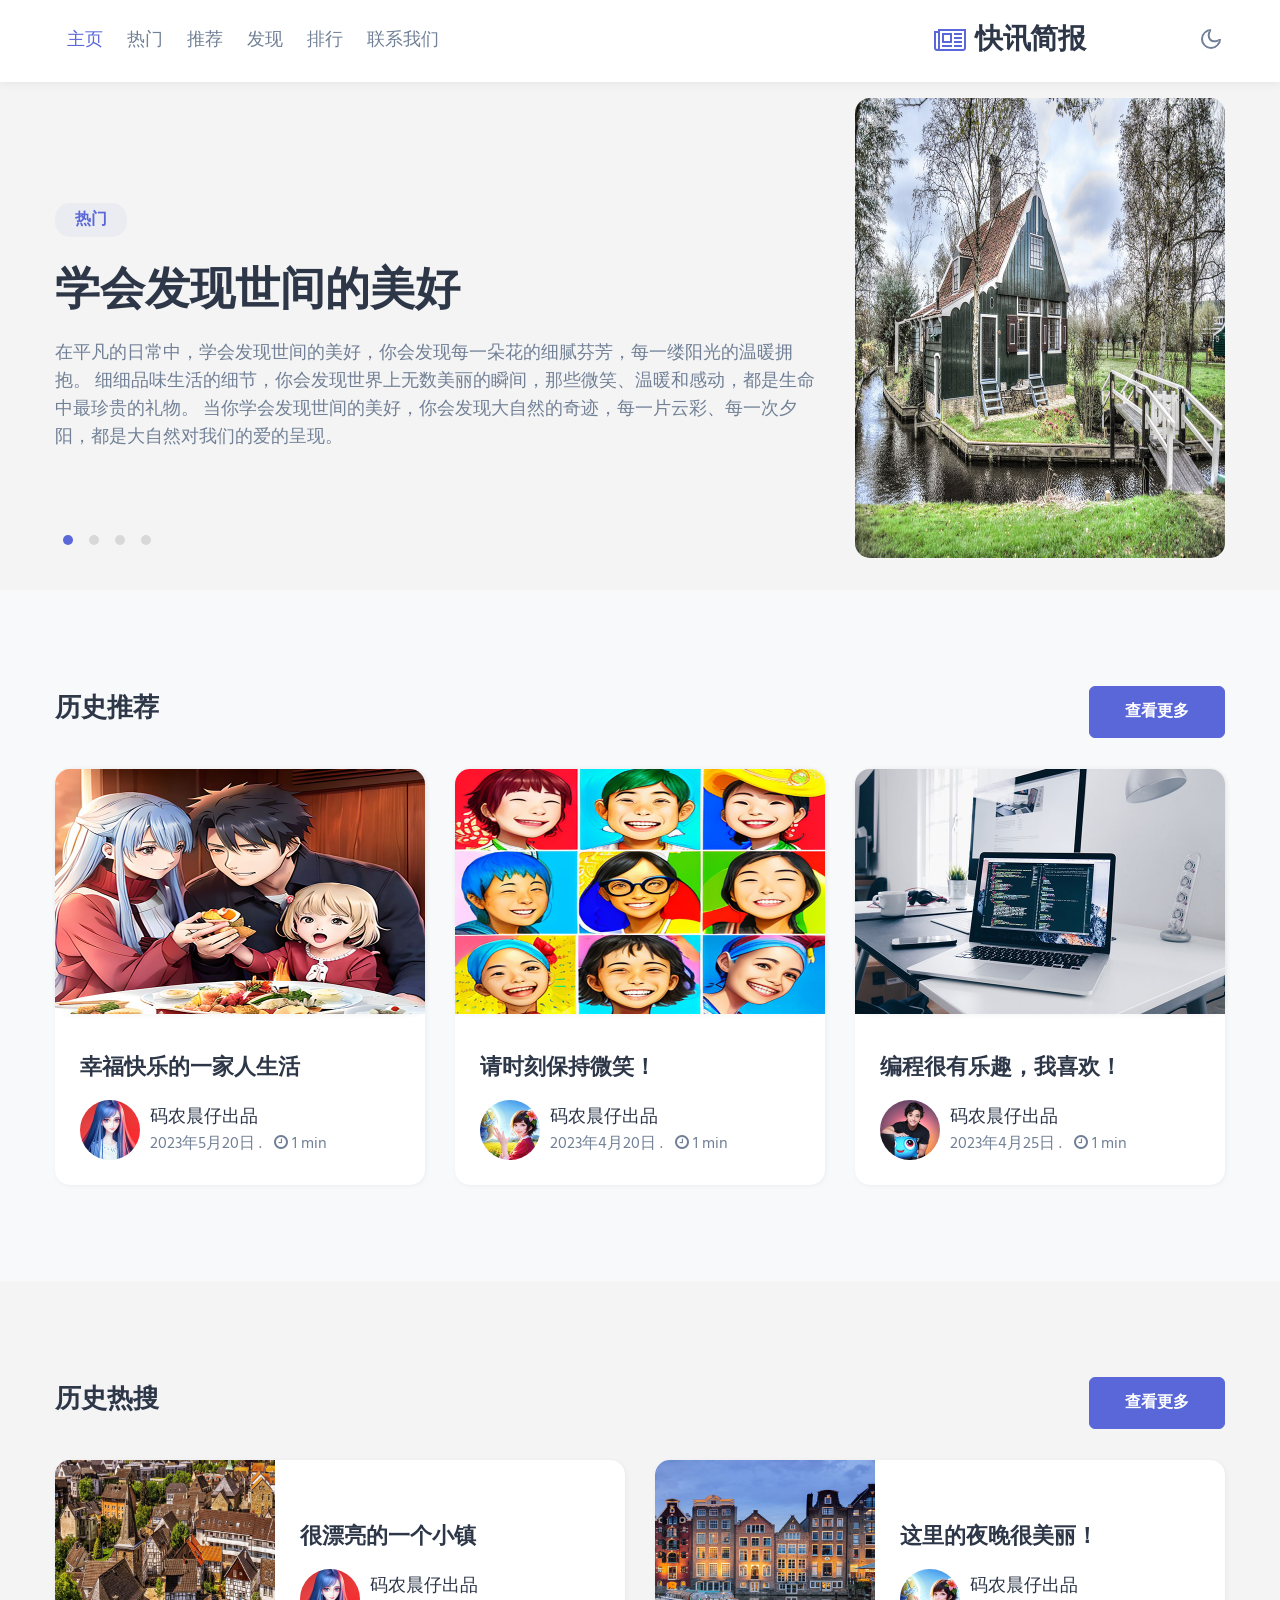
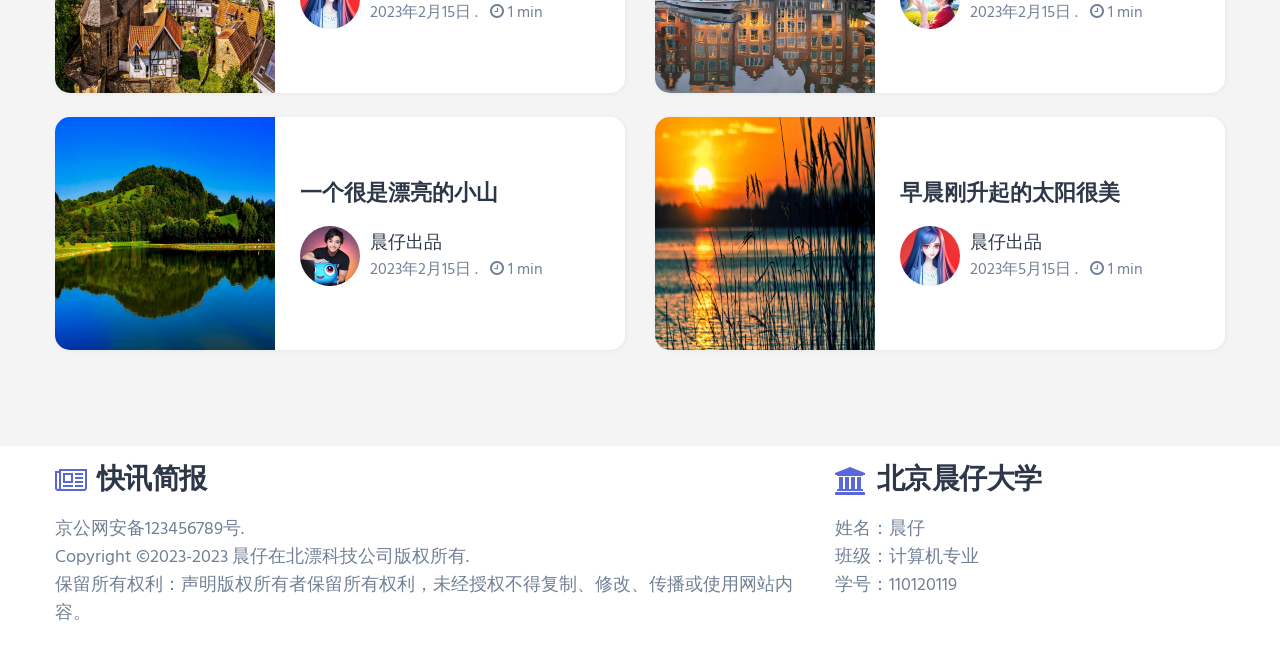
<file: myBlog/index/index.html>
﻿<!doctype html>
<html lang="en">
  <head>
    <meta charset="utf-8">
    <meta name="viewport" content="width=device-width, initial-scale=1, shrink-to-fit=no">
    <title>快讯简报</title>
    <link href="https://fonts.googleapis.com/css2?family=Hind:wght@300;400;500;600&display=swap" rel="stylesheet">
    <link href="https://fonts.googleapis.com/css2?family=Libre+Baskerville:wght@400;700&display=swap" rel="stylesheet">
     <link rel="stylesheet" href="../css/base-style.css">
      <link rel="stylesheet" href="../css/font-icon-style.css">
  </head>
  <body>
<!-- 导航 -->
<header class="w3l-header">
	<div class="container">
        <div id="indexNavbar"></div>
    </div>
</header>
<!-- 轮播图-->
<section class="w3l-testimonials" id="testimonials">
    <!-- main-slider -->
    <div class="testimonials pt-3 pb-3">
        <div class="container pb-lg-3">
            <div class="owl-testimonial owl-carousel owl-theme mb-md-0 mb-sm-5 mb-4"  id="testimonial-slider">
                <div class="item">
                    <div class="row slider-info">
                        <div class="col-lg-8 message-info align-self">
                            <span class="label-blue mb-sm-4 mb-3">热门</span>
                            <h3 class="title-big mb-4">学会发现世间的美好</h3>
                            <p class="message">在平凡的日常中，学会发现世间的美好，你会发现每一朵花的细腻芬芳，每一缕阳光的温暖拥抱。
                                细细品味生活的细节，你会发现世界上无数美丽的瞬间，那些微笑、温暖和感动，都是生命中最珍贵的礼物。
                                当你学会发现世间的美好，你会发现大自然的奇迹，每一片云彩、每一次夕阳，都是大自然对我们的爱的呈现。
                            </p>
                        </div>
                        <div class="col-lg-4 col-md-8 img-circle mt-lg-0 mt-4">
                            <img src="../images/beauty.jpg" class="img-fluid radius-image-full" alt="client image">
                        </div>
                    </div>
                </div>
                <div class="item">
                    <div class="row slider-info">
                        <div class="col-lg-8 message-info align-self">
                            <span class="label-blue mb-sm-4 mb-3">推荐</span>
                            <h3 class="title-big mb-4">美好旅途</h3>
                            <p class="message">他会被认为是有帮助的。Ea公司
                                每一次踏上美好旅途，我都与人相识相知，分享彼此的故事和笑声。
                                那些相遇和离别，在旅途中编织成一张温暖而珍贵的情感网，让我明白友情和爱情的可贵。</p>
                        </div>
                        <div class="col-lg-4 col-md-8 img-circle mt-lg-0 mt-4">
                            <img src="../images/fashion.jpg" class="img-fluid radius-image-full" alt="client image">
                        </div>
                    </div>
                </div>
                <div class="item">
                    <div class="row slider-info">
                        <div class="col-lg-8 message-info align-self">
                            <span class="label-blue mb-sm-4 mb-3">食物与健康</span>
                            <h3 class="title-big mb-4">养成一个重视健康的好习惯
                            </h3>
                            <p class="message">
                                1.在忙碌的生活中，养成一个重视健康的好习惯，就像为自己的身体铺设一片美丽的花园，让健康的花朵绽放光彩。
                                2.把每一次呼吸都当作生命的礼赞，养成一个重视健康的好习惯，让身体与心灵舞动在健康的旋律中。
                                3.健康是人生最珍贵的财富，养成一个重视健康的好习惯，就是给自己投资一份长久的幸福和快乐。</p>
                        </div>
                        <div class="col-lg-4 col-md-8 img-circle mt-lg-0 mt-4">
                            <img src="../images/food.jpg" class="img-fluid radius-image-full" alt="client image">
                        </div>
                    </div>
                </div>
                <div class="item">
                    <div class="row slider-info">
                        <div class="col-lg-8 message-info align-self">
                            <span class="label-blue mb-sm-4 mb-3">生活感悟</span>
                            <h3 class="title-big mb-4">为了美好的明天而奋斗</h3>
                            <p class="message">在每一个黎明的破晓，我们怀揣梦想，为了美好的明天而奋斗，用坚韧与毅力书写自己的人生篇章。
                                当我们面对挑战与艰辛时，不放弃、不言败，为了美好的明天而奋斗，我们成为自己内心最强大的战士。
                                美好的明天并非天赐，而是我们努力奋斗的结晶，每一步的脚印都是向着梦想迈进的力量，我们坚定地前行。</p>
                        </div>
                        <div class="col-lg-4 col-md-8 img-circle mt-lg-0 mt-4">
                            <img src="../images/lifestyle.jpg" class="img-fluid radius-image-full"
                                 alt="client image">
                        </div>
                    </div>
                </div>
            </div>
        </div>
    </div>
    <!-- /main-slider -->
</section>

<div class="w3l-homeblock2 py-5">

    <div class="container py-lg-5 py-md-4">
        <div class="left-right">
            <h2 class="section-title-left mb-sm-4 mb-2">历史推荐</h2>
            <a class="btn btn-style btn-primary" href="articleList.html">查看更多</a>
        </div>
        <!-- block -->
        <div class="row">
            <div class="col-lg-4 col-md-6 item">
                <div class="card">
                    <div class="card-header p-0 position-relative">
                        <a href="articleList.html">
                            <img class="card-img-bottom d-block radius-image-full" src="../images/fashion1.jpg"
                                alt="Card image cap">
                        </a>
                    </div>
                    <div class="card-body blog-details">
                        <a href="articleList.html" class="blog-desc">幸福快乐的一家人生活</a>
                        <div class="author align-items-center">
                            <img src="../images/a1.jpg" alt="" class="img-fluid rounded-circle" />
                            <ul class="blog-meta">
                                <li>
                                    <a href="articleList.html">码农晨仔出品</a>
                                </li>
                                <li class="meta-item blog-lesson">
                                    <span class="meta-value"> 2023年5月20日 </span>. <span
                                        class="meta-value ml-2"><span class="fa fa-clock-o"></span> 1 min</span>
                                </li>
                            </ul>
                        </div>
                    </div>
                </div>
            </div>
            <div class="col-lg-4 col-md-6 mt-md-0 mt-4">
                <div class="card">
                    <div class="card-header p-0 position-relative">
                        <a href="articleDetail.html">
                            <img class="card-img-bottom d-block radius-image-full" src="../images/fashion2.jpg"
                                alt="Card image cap">
                        </a>
                    </div>
                    <div class="card-body blog-details">
                        <a href="articleList.html" class="blog-desc">
                            请时刻保持微笑！
                        </a>
                        <div class="author align-items-center">
                            <img src="../images/a2.jpg" class="img-fluid rounded-circle" />
                            <ul class="blog-meta">
                                <li>
                                    <a href="articleList.html">码农晨仔出品</a>
                                </li>
                                <li class="meta-item blog-lesson">
                                    <span class="meta-value"> 2023年4月20日 </span>. <span
                                        class="meta-value ml-2"><span class="fa fa-clock-o"></span> 1 min</span>
                                </li>
                            </ul>
                        </div>
                    </div>
                </div>
            </div>
            <div class="col-lg-4 col-md-6 mt-md-0 mt-4">
                <div class="card">
                    <div class="card-header p-0 position-relative">
                        <a href="articleDetail.html">
                            <img class="card-img-bottom d-block radius-image-full" src="../images/fashion3.jpg"
                                alt="Card image cap">
                        </a>
                    </div>
                    <div class="card-body blog-details">
                        <a href="articleList.html" class="blog-desc">编程很有乐趣，我喜欢！
                        </a>
                        <div class="author align-items-center">
                            <img src="../images/a3.jpg" class="img-fluid rounded-circle" />
                            <ul class="blog-meta">
                                <li>
                                    <a href="articleList.html">码农晨仔出品</a>
                                </li>
                                <li class="meta-item blog-lesson">
                                    <span class="meta-value"> 2023年4月25日 </span>. <span
                                        class="meta-value ml-2"><span class="fa fa-clock-o"></span> 1 min</span>
                                </li>
                            </ul>
                        </div>
                    </div>
                </div>
            </div>
        </div>
    </div>
</div>
<div class="w3l-homeblock2 w3l-homeblock5 py-5">
    <div class="container py-lg-5 py-md-4">
        <!-- block -->
        <div class="left-right">
            <h2 class="section-title-left mb-sm-4 mb-2">历史热搜</h2>
            <a class="btn btn-style btn-primary" href="articleList.html">查看更多</a>
        </div>
        <div class="row">
            <div class="col-lg-6">
                <div class="bg-clr-white hover-box">
                    <div class="row">
                        <div class="col-sm-5 position-relative">
                            <a class="image-mobile">
                                <img class="card-img-bottom d-block radius-image-full" src="../images/beauty1.jpg"
                                    alt="Card image cap">
                            </a>
                        </div>
                        <div class="col-sm-7 card-body blog-details align-self">
                            <a class="blog-desc">很漂亮的一个小镇
                            </a>
                            <div class="author align-items-center">
                                <img src="../images/a1.jpg" class="img-fluid rounded-circle" />
                                <ul class="blog-meta">
                                    <li>
                                        <a>码农晨仔出品</a>
                                    </li>
                                    <li class="meta-item blog-lesson">
                                        <span class="meta-value"> 2023年2月15日 </span>. <span
                                            class="meta-value ml-2"><span class="fa fa-clock-o"></span> 1 min</span>
                                    </li>
                                </ul>
                            </div>
                        </div>
                    </div>
                </div>
            </div>
            <div class="col-lg-6 mt-lg-0 mt-4">
                <div class="bg-clr-white hover-box">
                    <div class="row">
                        <div class="col-sm-5 position-relative">
                            <a  class="image-mobile">
                                <img class="card-img-bottom d-block radius-image-full" src="../images/beauty2.jpg"
                                    alt="Card image cap">
                            </a>
                        </div>
                        <div class="col-sm-7 card-body blog-details align-self">
                            <a class="blog-desc">这里的夜晚很美丽！
                            </a>
                            <div class="author align-items-center">
                                <img src="../images/a2.jpg" class="img-fluid rounded-circle" />
                                <ul class="blog-meta">
                                    <li>
                                        <a>码农晨仔出品</a>
                                    </li>
                                    <li class="meta-item blog-lesson">
                                        <span class="meta-value"> 2023年2月15日 </span>. <span
                                            class="meta-value ml-2"><span class="fa fa-clock-o"></span> 1 min</span>
                                    </li>
                                </ul>
                            </div>
                        </div>
                    </div>
                </div>
            </div>
            <div class="col-lg-6 mt-4">
                <div class="bg-clr-white hover-box">
                    <div class="row">
                        <div class="col-sm-5 position-relative">
                            <a href="articleDetail.html" class="image-mobile">
                                <img class="card-img-bottom d-block radius-image-full" src="../images/beauty3.jpg"
                                    alt="Card image cap">
                            </a>
                        </div>
                        <div class="col-sm-7 card-body blog-details align-self">
                            <a class="blog-desc">一个很是漂亮的小山
                            </a>
                            <div class="author align-items-center">
                                <img src="../images/a3.jpg" class="img-fluid rounded-circle" />
                                <ul class="blog-meta">
                                    <li>
                                        <a>晨仔出品</a>
                                    </li>
                                    <li class="meta-item blog-lesson">
                                        <span class="meta-value"> 2023年2月15日 </span>. <span
                                            class="meta-value ml-2"><span class="fa fa-clock-o"></span> 1 min</span>
                                    </li>
                                </ul>
                            </div>
                        </div>
                    </div>
                </div>
            </div>
            <div class="col-lg-6 mt-4">
                <div class="bg-clr-white hover-box">
                    <div class="row">
                        <div class="col-sm-5 position-relative">
                            <a class="image-mobile">
                                <img class="card-img-bottom d-block radius-image-full" src="../images/beauty4.jpg"
                                    alt="Card image cap">
                            </a>
                        </div>
                        <div class="col-sm-7 card-body blog-details align-self">
                            <a class="blog-desc">早晨刚升起的太阳很美</a>
                            <div class="author align-items-center">
                                <img src="../images/a1.jpg" alt="" class="img-fluid rounded-circle" />
                                <ul class="blog-meta">
                                    <li>
                                        <a>晨仔出品</a>
                                    </li>
                                    <li class="meta-item blog-lesson">
                                        <span class="meta-value"> 2023年5月15日 </span>. <span
                                            class="meta-value ml-2"><span class="fa fa-clock-o"></span> 1 min</span>
                                    </li>
                                </ul>
                            </div>
                        </div>
                    </div>
                </div>
            </div>
        </div>
    </div>
</div>

<!-- 底部footer -->
<section class="app-footer">
    <div id="footer"></div>
    <!-- 悬浮按钮 -->
  <button onclick="topFunction()" id="movetop" title="Go to top">
    <span class="fa fa-angle-up"></span>
  </button>
</section>

<script src="../js/jquery-3.3.1.min.js"></script>
<script src="../js/navigationHeader.js"></script>
<script>
    // 导航项的数据
    const indexNavItems = [
        { title: '主页', href: 'index.html', isActive: true },
        { title: '热门', href: 'hot.html', isActive: false },
        { title: '推荐', href: 'fashion.html', isActive: false },
        { title: '发现', href: 'find.html', isActive: false },
        { title: '排行', href: 'hotRank.html', isActive: false },
        { title: '联系我们', href: 'contact.html', isActive: false }
    ];
    // 生成导航栏
    const indexNavigationHeader = generateNavigationHeader(indexNavItems,'fa fa-newspaper-o');
    // 将导航栏添加到页面中的指定容器
    const indexNavbarElement = document.getElementById('indexNavbar');
    indexNavbarElement.appendChild(indexNavigationHeader);
</script>
<!-- //导航 -->

<script src="../js/theme-change.js"></script>
<script src="../js/owl.carousel.js"></script>
<script src="../js/custom.js"></script>
<script src="../js/bootstrap.min.js"></script>
<script src="../js/pageFooter.js"></script>
</body>
</html>
</file>
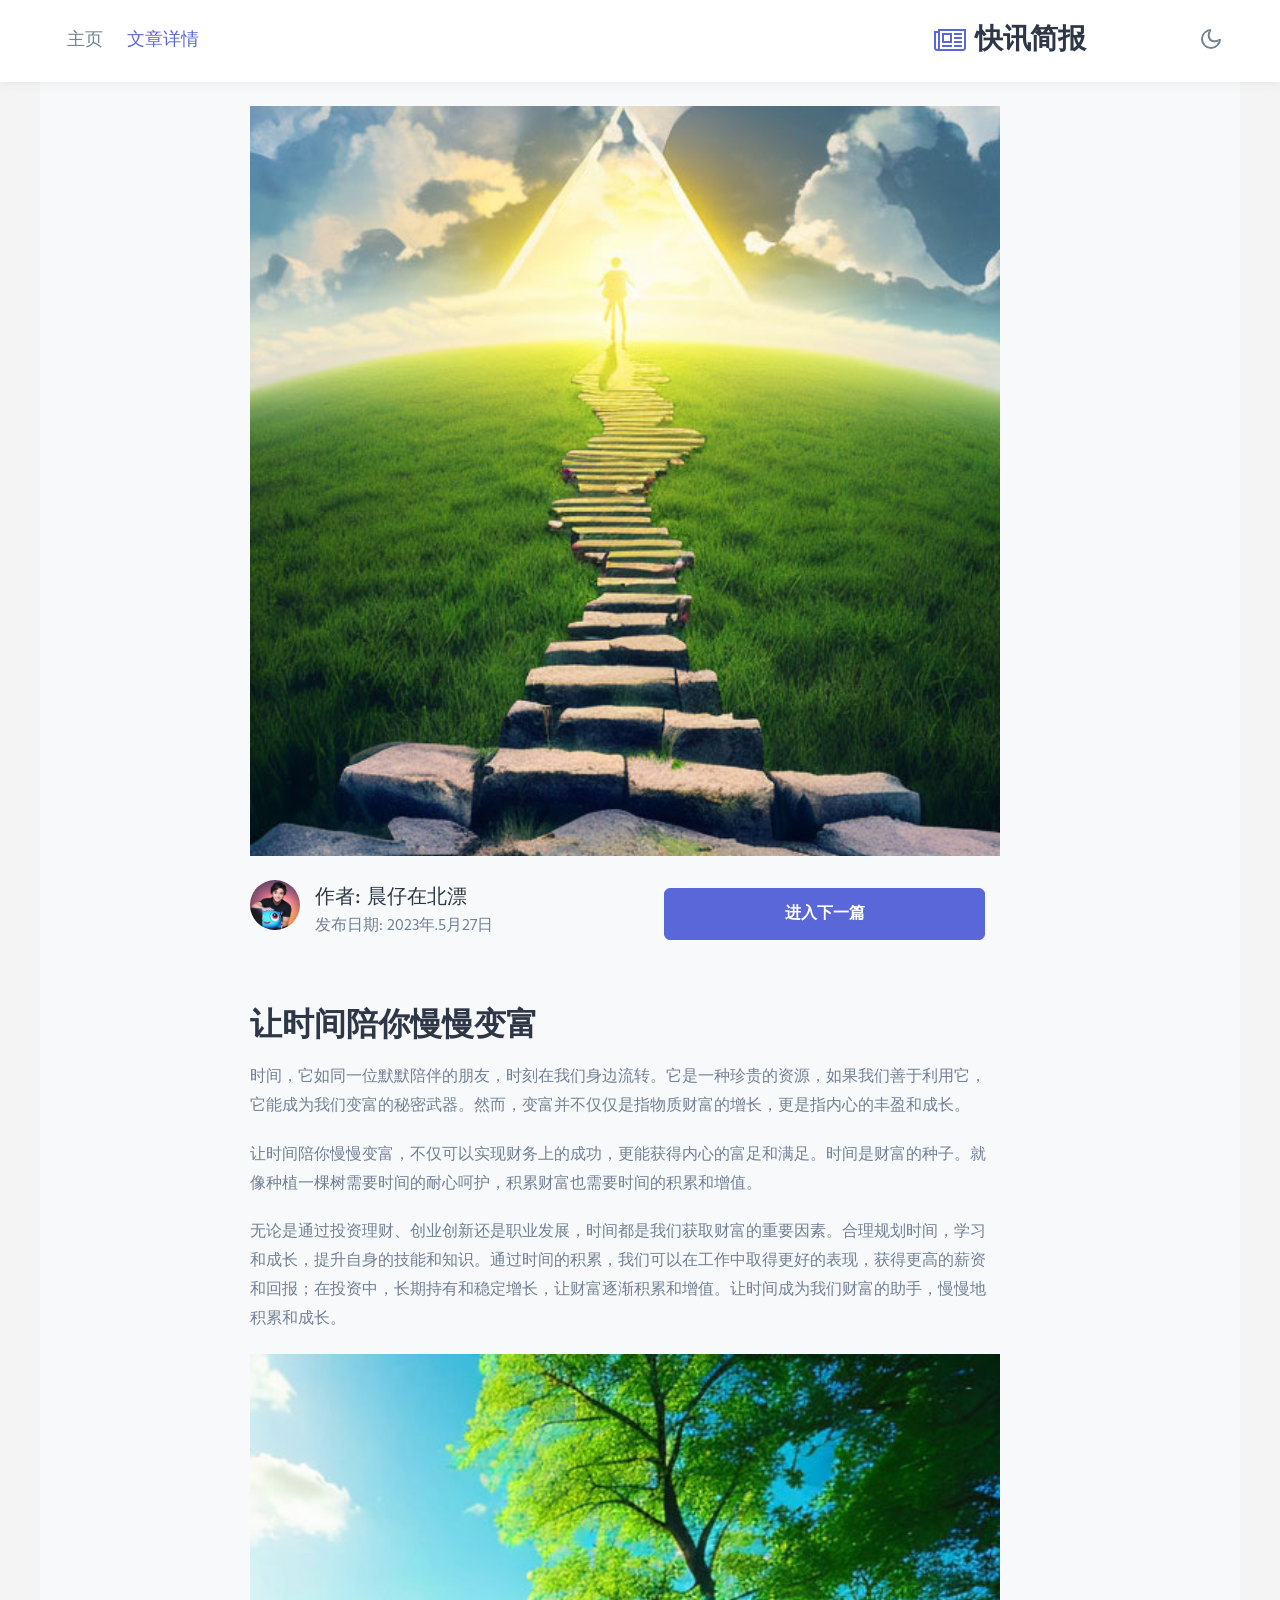
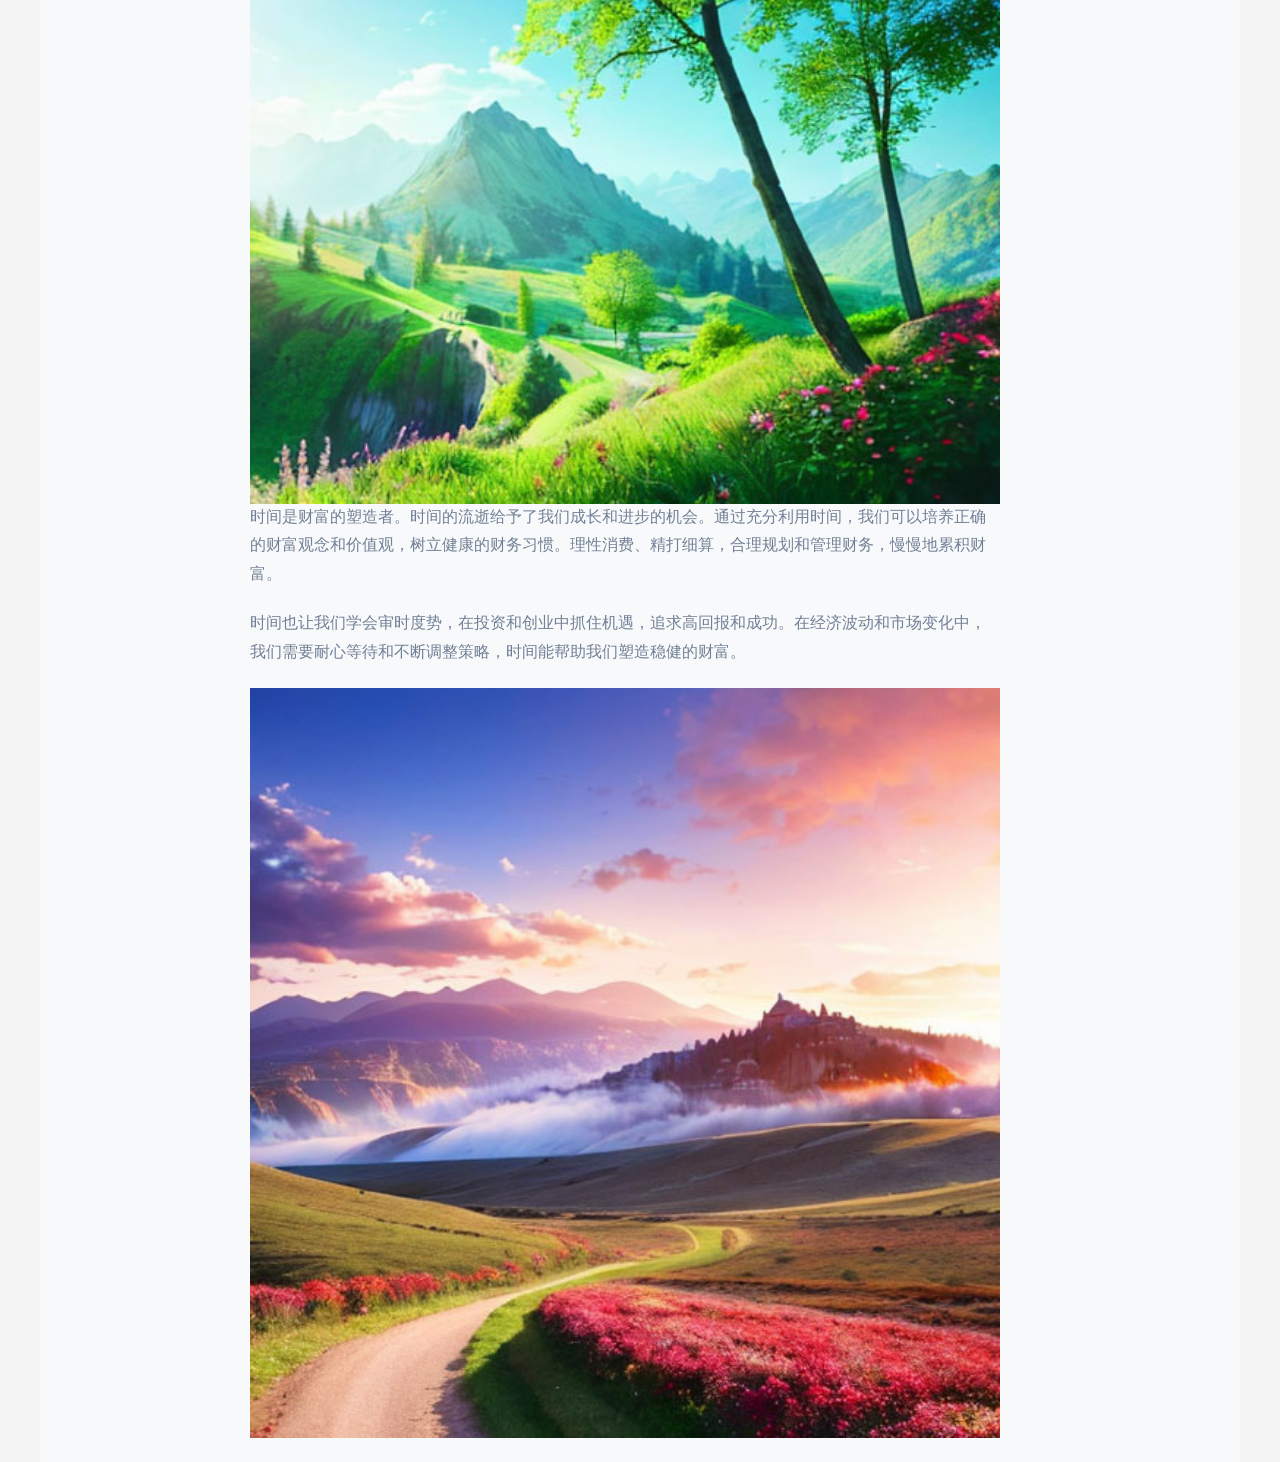
<file: myBlog/index/articleDetail.html>
<!DOCTYPE html>
<html lang="en">
<head>
    <!-- Required meta tags -->
    <meta charset="utf-8">
    <meta name="viewport" content="width=device-width, initial-scale=1, shrink-to-fit=no">
    <title>文章详情</title>
    <link href="https://fonts.googleapis.com/css2?family=Hind:wght@300;400;500;600&display=swap" rel="stylesheet">
    <link href="https://fonts.googleapis.com/css2?family=Libre+Baskerville:wght@400;700&display=swap" rel="stylesheet">
    <!-- Template CSS -->
    <link rel="stylesheet" href="../css/base-style.css">
    <!-- 文字图标 CSS -->
    <link rel="stylesheet" href="../css/font-icon-style.css">
    <link rel="stylesheet" href="../css/article-details.css">

</head>
<body>
<!-- header -->
<header class="w3l-header">
    <div class="container">
        <!--/nav  导航 -->
        <nav class="navbar navbar-expand-lg navbar-light fill px-lg-0 py-0 px-sm-3 px-0">
            <div class="collapse navbar-collapse" id="navbarSupportedContent">
                <ul class="navbar-nav">
                    <li class="nav-item @@contact__active">
                        <a class="nav-link" href="index.html">主页</a>
                    </li>
                    <li class="nav-item active">
                        <a class="nav-link" href="articleDetail.html">文章详情</a>
                    </li>
                </ul>
            </div>
            <a class="navbar-brand" href="index.html">
                <span class="fa fa-newspaper-o"></span>快讯简报</a>
            <!-- 白天夜间切换 -->
            <div class="mobile-position">
                <nav class="navigation">
                    <div class="theme-switch-wrapper">
                        <label class="theme-switch" for="checkbox">
                            <input type="checkbox" id="checkbox">
                            <div class="mode-container">
                                <i class="gg-sun"></i>
                                <i class="gg-moon"></i>
                            </div>
                        </label>
                    </div>
                </nav>
            </div>
            <!-- 白天夜间切换 -->
        </nav>
        <!--//nav-->
    </div>
</header>
<!-- //header -->

<section class="article-details">
    <div class="container w3l-contact-5 w3l-homeblock2 py-4">
        <div class="row">
            <div class="col-lg-8 offset-lg-2">
                <img class="article-img" src="../images/articleDetail_one.jpg"
                     alt="Card image cap" href="404.html">
                <div class="author-info py-4">
                    <img src="../images/a3.jpg" class="img-fluid rounded-circle" href="404.html"/>
                    <div>
                        <h5 class="py-1">作者: 晨仔在北漂</h5>
                        <p>发布日期: 2023年.5月27日</p>
                    </div>
                    <div class="container py-2">
                        <a class="btn btn-style btn-primary" href="404.html">进入下一篇</a>
                    </div>
                </div>
                <h1>让时间陪你慢慢变富</h1>
                <p>时间，它如同一位默默陪伴的朋友，时刻在我们身边流转。它是一种珍贵的资源，如果我们善于利用它，它能成为我们变富的秘密武器。然而，变富并不仅仅是指物质财富的增长，更是指内心的丰盈和成长。</p>
                <div class="text-image-section">
                    <div class="text-section">
                        <p>让时间陪你慢慢变富，不仅可以实现财务上的成功，更能获得内心的富足和满足。时间是财富的种子。就像种植一棵树需要时间的耐心呵护，积累财富也需要时间的积累和增值。</p>
                        <p>无论是通过投资理财、创业创新还是职业发展，时间都是我们获取财富的重要因素。合理规划时间，学习和成长，提升自身的技能和知识。通过时间的积累，我们可以在工作中取得更好的表现，获得更高的薪资和回报；在投资中，长期持有和稳定增长，让财富逐渐积累和增值。让时间成为我们财富的助手，慢慢地积累和成长。</p>
                    </div>
                    <div class="image-section">
                        <img src="../images/articleDetail_two.jpg" alt="Investment Image">
                    </div>
                </div>
                <div class="text-image-section">
                    <div class="text-section">
                        <p>时间是财富的塑造者。时间的流逝给予了我们成长和进步的机会。通过充分利用时间，我们可以培养正确的财富观念和价值观，树立健康的财务习惯。理性消费、精打细算，合理规划和管理财务，慢慢地累积财富。</p>
                        <p>时间也让我们学会审时度势，在投资和创业中抓住机遇，追求高回报和成功。在经济波动和市场变化中，我们需要耐心等待和不断调整策略，时间能帮助我们塑造稳健的财富。</p>
                    </div>
                    <div class="image-section">
                        <img src="../images/articleDetail_three.jpg" alt="Business Image">
                    </div>
                </div>
            </div>
        </div>
    </div>
</section>

<section class="app-footer">
    <div id="footer"></div>
    <!-- move top -->
    <button onclick="topFunction()" id="movetop" title="Go to top">
        <span class="fa fa-angle-up"></span>
    </button>

</section>
<script src="../js/theme-change.js"></script>
<script src="../js/pageFooter.js"></script>
</body>
</html>
</file>
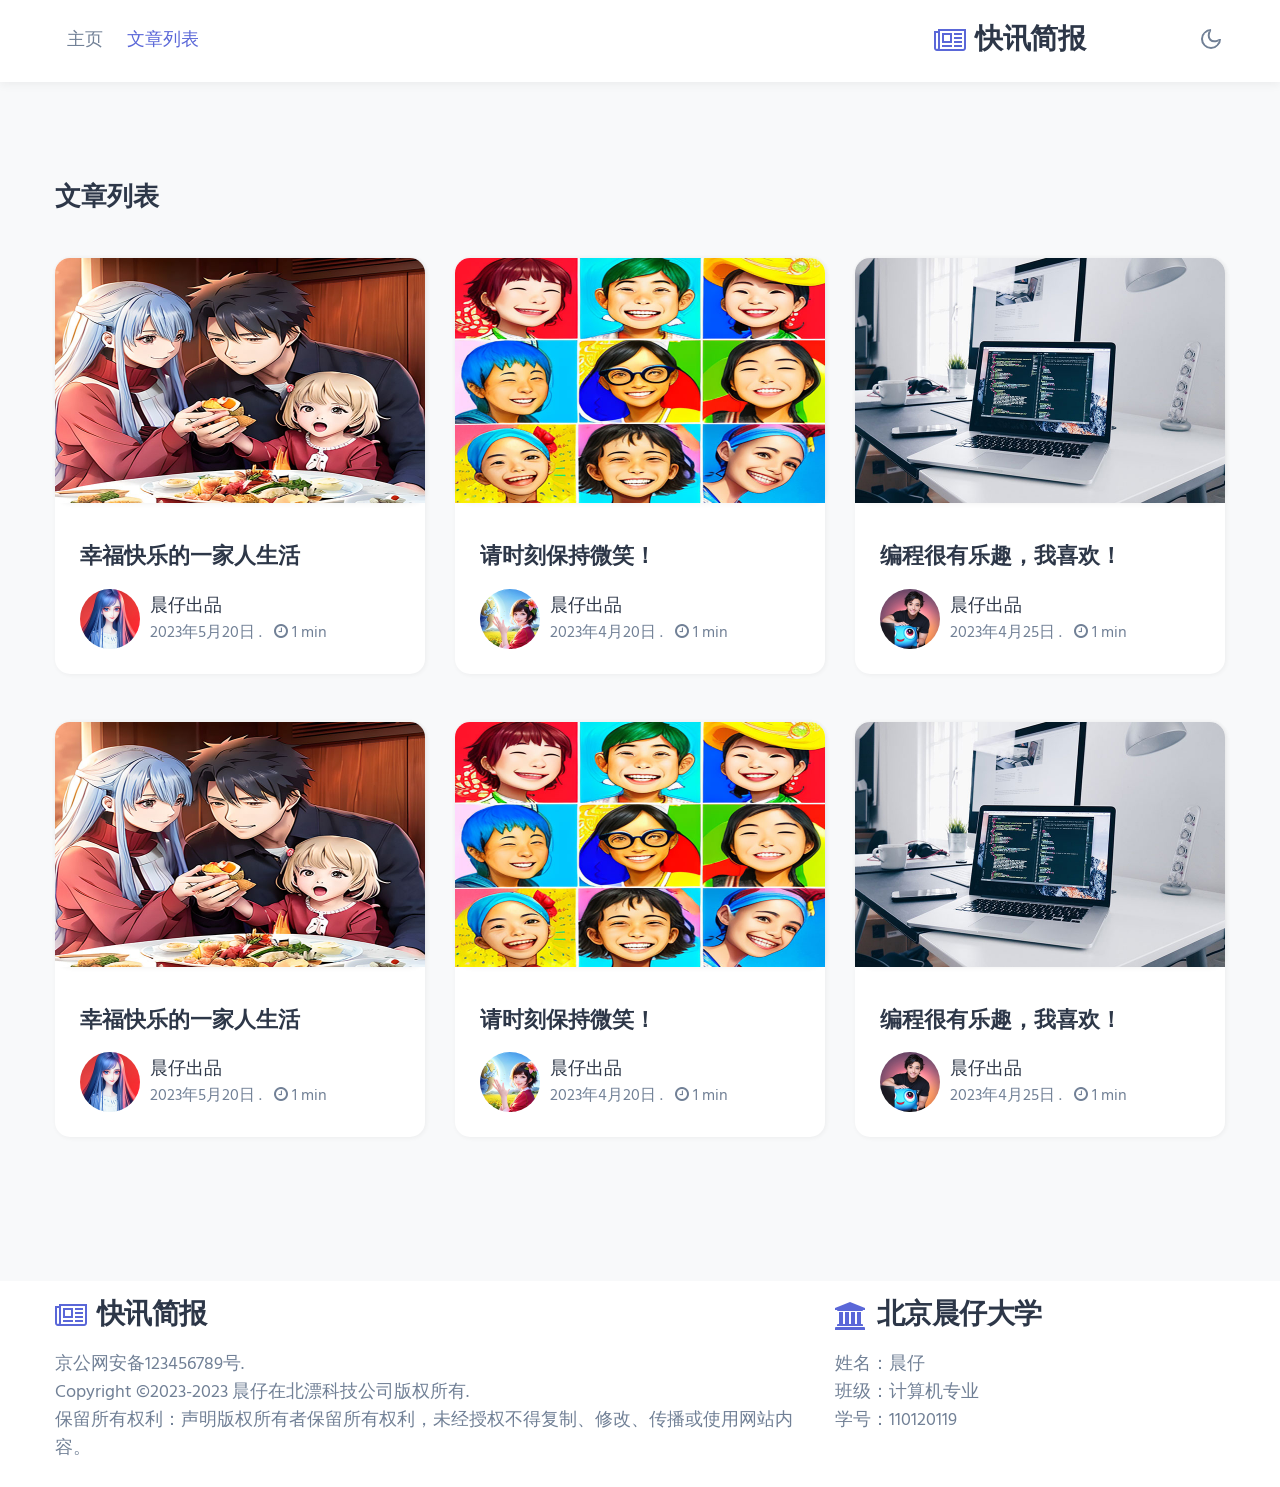
<file: myBlog/index/articleList.html>
<!doctype html>
<html lang="en">
<head>
    <meta charset="utf-8">
    <meta name="viewport" content="width=device-width, initial-scale=1, shrink-to-fit=no">
    <title>文章列表</title>
    <link href="https://fonts.googleapis.com/css2?family=Hind:wght@300;400;500;600&display=swap" rel="stylesheet">
    <link href="https://fonts.googleapis.com/css2?family=Libre+Baskerville:wght@400;700&display=swap" rel="stylesheet">
    <link rel="stylesheet" href="../css/base-style.css">
    <link rel="stylesheet" href="../css/font-icon-style.css">
</head>
<body>
<!-- header -->
<header class="w3l-header">
    <div class="container">
        <!--/nav  导航 -->
        <nav class="navbar navbar-expand-lg navbar-light fill px-lg-0 py-0 px-sm-3 px-0">
            <div class="collapse navbar-collapse" id="navbarSupportedContent">
                <ul class="navbar-nav">
                    <li class="nav-item @@contact__active">
                        <a class="nav-link" href="index.html">主页</a>
                    </li>
                    <li class="nav-item active">
                        <a class="nav-link" href="articleList.html">文章列表</a>
                    </li>
                </ul>
            </div>
            <a class="navbar-brand" href="index.html">
                <span class="fa fa-newspaper-o"></span>快讯简报</a>
            <!-- 白天夜间切换 -->
            <div class="mobile-position">
                <nav class="navigation">
                    <div class="theme-switch-wrapper">
                        <label class="theme-switch" for="checkbox">
                            <input type="checkbox" id="checkbox">
                            <div class="mode-container">
                                <i class="gg-sun"></i>
                                <i class="gg-moon"></i>
                            </div>
                        </label>
                    </div>
                </nav>
            </div>
            <!-- 白天夜间切换 -->
        </nav>
        <!--//nav-->
    </div>
</header>
<!-- //header -->

<div class="w3l-homeblock2 py-5">
    <div class="container py-lg-5 py-md-4">
        <div class="left-right">
            <h2 class="section-title-left mb-sm-4 mb-2">文章列表</h2>
        </div>
        <!-- block -->
        <div class="row">
            <div class="col-lg-4 col-md-6 item">
                <div class="card">
                    <div class="card-header p-0 position-relative">
                        <a href="articleDetail.html">
                            <img class="card-img-bottom d-block radius-image-full" src="../images/fashion1.jpg"
                                 alt="Card image cap">
                        </a>
                    </div>
                    <div class="card-body blog-details">
                        <a href="articleDetail.html" class="blog-desc">幸福快乐的一家人生活</a>
                        <div class="author align-items-center">
                            <img src="../images/a1.jpg" alt="" class="img-fluid rounded-circle" />
                            <ul class="blog-meta">
                                <li>
                                    <a href="author.html">晨仔出品</a> </a>
                                </li>
                                <li class="meta-item blog-lesson">
                                    <span class="meta-value"> 2023年5月20日 </span>. <span
                                        class="meta-value ml-2"><span class="fa fa-clock-o"></span> 1 min</span>
                                </li>
                            </ul>
                        </div>
                    </div>
                </div>
            </div>
            <div class="col-lg-4 col-md-6 mt-md-0 mt-4">
                <div class="card">
                    <div class="card-header p-0 position-relative">
                        <a href="articleDetail.html">
                            <img class="card-img-bottom d-block radius-image-full" src="../images/fashion2.jpg"
                                 alt="Card image cap">
                        </a>
                    </div>
                    <div class="card-body blog-details">
                        <a href="articleDetail.html" class="blog-desc">
                            请时刻保持微笑！
                        </a>
                        <div class="author align-items-center">
                            <img src="../images/a2.jpg" alt="" class="img-fluid rounded-circle" />
                            <ul class="blog-meta">
                                <li>
                                    <a href="author.html">晨仔出品</a>
                                </li>
                                <li class="meta-item blog-lesson">
                                    <span class="meta-value"> 2023年4月20日 </span>. <span
                                        class="meta-value ml-2"><span class="fa fa-clock-o"></span> 1 min</span>
                                </li>
                            </ul>
                        </div>
                    </div>
                </div>
            </div>
            <div class="col-lg-4 col-md-6 mt-md-0 mt-4">
                <div class="card">
                    <div class="card-header p-0 position-relative">
                        <a href="articleDetail.html">
                            <img class="card-img-bottom d-block radius-image-full" src="../images/fashion3.jpg"
                                 alt="Card image cap">
                        </a>
                    </div>
                    <div class="card-body blog-details">
                        <a href="articleDetail.html" class="blog-desc">编程很有乐趣，我喜欢！
                        </a>
                        <div class="author align-items-center">
                            <img src="../images/a3.jpg" class="img-fluid rounded-circle" />
                            <ul class="blog-meta">
                                <li>
                                    <a href="author.html">晨仔出品</a>
                                </li>
                                <li class="meta-item blog-lesson">
                                    <span class="meta-value"> 2023年4月25日 </span>. <span
                                        class="meta-value ml-2"><span class="fa fa-clock-o"></span> 1 min</span>
                                </li>
                            </ul>
                        </div>
                    </div>
                </div>
            </div>
        </div>
        <div class="row py-5">
            <div class="col-lg-4 col-md-6 item">
                <div class="card">
                    <div class="card-header p-0 position-relative">
                        <a href="articleDetail.html">
                            <img class="card-img-bottom d-block radius-image-full" src="../images/fashion1.jpg"
                                 alt="Card image cap">
                        </a>
                    </div>
                    <div class="card-body blog-details">
                        <a href="articleDetail.html" class="blog-desc">幸福快乐的一家人生活</a>
                        <div class="author align-items-center">
                            <img src="../images/a1.jpg" alt="" class="img-fluid rounded-circle" />
                            <ul class="blog-meta">
                                <li>
                                    <a href="author.html">晨仔出品</a>
                                </li>
                                <li class="meta-item blog-lesson">
                                    <span class="meta-value"> 2023年5月20日 </span>. <span
                                        class="meta-value ml-2"><span class="fa fa-clock-o"></span> 1 min</span>
                                </li>
                            </ul>
                        </div>
                    </div>
                </div>
            </div>
            <div class="col-lg-4 col-md-6 mt-md-0 mt-4">
                <div class="card">
                    <div class="card-header p-0 position-relative">
                        <a href="articleDetail.html">
                            <img class="card-img-bottom d-block radius-image-full" src="../images/fashion2.jpg"
                                 alt="Card image cap">
                        </a>
                    </div>
                    <div class="card-body blog-details">
                        <a href="articleDetail.html" class="blog-desc">
                            请时刻保持微笑！
                        </a>
                        <div class="author align-items-center">
                            <img src="../images/a2.jpg" alt="" class="img-fluid rounded-circle" />
                            <ul class="blog-meta">
                                <li>
                                    <a href="author.html">晨仔出品</a>
                                </li>
                                <li class="meta-item blog-lesson">
                                    <span class="meta-value"> 2023年4月20日 </span>. <span
                                        class="meta-value ml-2"><span class="fa fa-clock-o"></span> 1 min</span>
                                </li>
                            </ul>
                        </div>
                    </div>
                </div>
            </div>
            <div class="col-lg-4 col-md-6 mt-md-0 mt-4">
                <div class="card">
                    <div class="card-header p-0 position-relative">
                        <a href="articleDetail.html">
                            <img class="card-img-bottom d-block radius-image-full" src="../images/fashion3.jpg"
                                 alt="Card image cap">
                        </a>
                    </div>
                    <div class="card-body blog-details">
                        <a href="#blog-single.html" class="blog-desc">编程很有乐趣，我喜欢！
                        </a>
                        <div class="author align-items-center">
                            <img src="../images/a3.jpg" class="img-fluid rounded-circle" />
                            <ul class="blog-meta">
                                <li>
                                    <a href="author.html">晨仔出品</a>
                                </li>
                                <li class="meta-item blog-lesson">
                                    <span class="meta-value"> 2023年4月25日 </span>. <span
                                        class="meta-value ml-2"><span class="fa fa-clock-o"></span> 1 min</span>
                                </li>
                            </ul>
                        </div>
                    </div>
                </div>
            </div>
        </div>
    </div>
</div>

<!-- 底部footer -->
<section class="app-footer">
    <div id="footer"></div>
</section>

<script src="../js/jquery-3.3.1.min.js"></script>
<script src="../js/theme-change.js"></script>
<script src="../js/owl.carousel.js"></script>
<script src="../js/custom.js"></script>
<script src="../js/pageFooter.js"></script>
<script>
    $(function () {
        $('.navbar-toggler').click(function () {
            $('body').toggleClass('noscroll');
        });
    });
</script>
<script src="../js/bootstrap.min.js"></script>
</body>
</html>
</file>
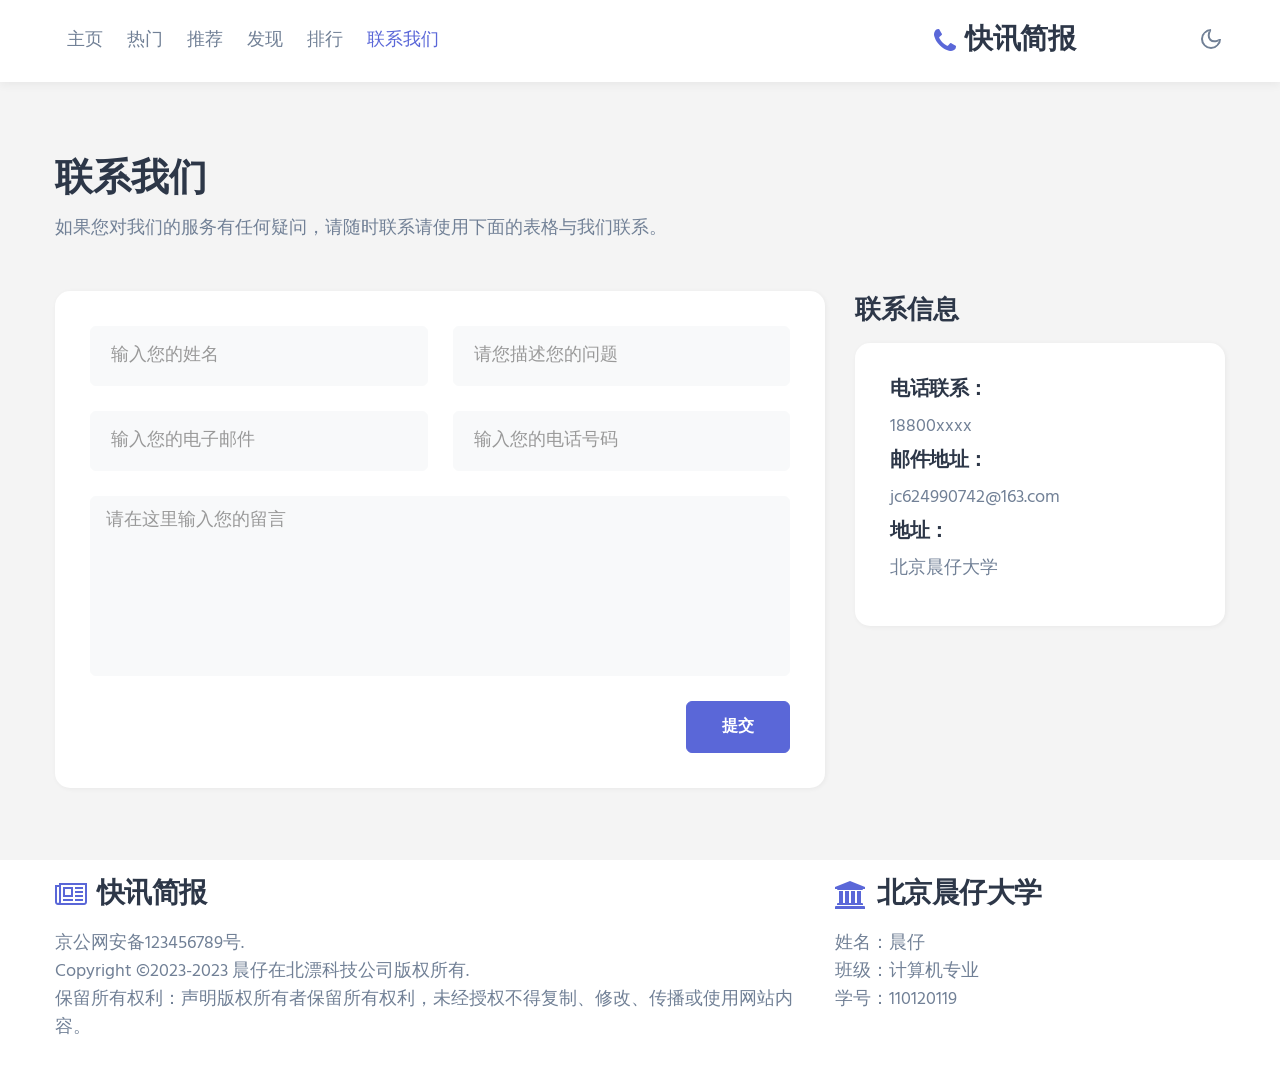
<file: myBlog/index/contact.html>
<!doctype html>
<html lang="en">
  <head>
    <!-- Required meta tags -->
    <meta charset="utf-8">
    <meta name="viewport" content="width=device-width, initial-scale=1, shrink-to-fit=no">
    <title>联系我们</title>
    <link href="https://fonts.googleapis.com/css2?family=Hind:wght@300;400;500;600&display=swap" rel="stylesheet">
    <link href="https://fonts.googleapis.com/css2?family=Libre+Baskerville:wght@400;700&display=swap" rel="stylesheet">
    <!-- Template CSS -->
    <link rel="stylesheet" href="../css/base-style.css">
      <!-- 文字图标 CSS -->
      <link rel="stylesheet" href="../css/font-icon-style.css">

  </head>
  <body>
  <!-- header -->
  <header class="w3l-header">
      <div class="container">
        <div id="contactNavbar"></div>
      </div>
  </header>
  <!-- //header -->
<!-- contacts-5-grid -->
<div class="w3l-contact-10 py-5" id="contact">
    <div class="form-41-mian pt-lg-4 pt-md-3 pb-md-4">
        <div class="container">
            <div class="heading">
                <h3 class="category-title mb-3">联系我们</h3>
                <p class="mb-md-5 mb-4">如果您对我们的服务有任何疑问，请随时联系请使用下面的表格与我们联系。</p>
            </div>
            <div class="row">
                <div class="col-lg-8 form-inner-cont">
                    <form action="https://sendmail.w3layouts.com/submitForm" method="post" class="signin-form">
                        <div class="form-grids">
                            <div class="form-input">
                                <input type="text" name="w3lName" id="w3lName" placeholder="输入您的姓名"
                                    required="" />
                            </div>
                            <div class="form-input">
                                <input type="text" name="w3lSubject" id="w3lSubject" placeholder="请您描述您的问题"
                                    required />
                            </div>
                            <div class="form-input">
                                <input type="email" name="w3lSender" id="w3lSender" placeholder="输入您的电子邮件"
                                    required />
                            </div>
                            <div class="form-input">
                                <input type="text" name="w3lPhone" id="w3lPhone" placeholder="输入您的电话号码"
                                    required />
                            </div>
                        </div>
                        <div class="form-input">
                            <textarea name="w3lMessage" id="w3lMessage" placeholder="请在这里输入您的留言"
                                required=""></textarea>
                        </div>
                        <div class="text-right">
                            <button class="btn btn-style btn-primary">提交</button>
                        </div>
                    </form>
                </div>

                <div class="col-lg-4 contacts-5-grid-main section-gap mt-lg-0 mt-5">
                    <div class="contacts-5-grid">
                        <h3 class="section-title-left mb-3">联系信息</h3>
                        <div class="map-content-5">
                            <section class="tab-content">
                                <div class="contact-type">
                                    <div class="address-grid mb-2">
                                        <h6>电话联系：</h6>
                                        <a href="tel:18800xxxx" class="link1">18800xxxx</a>
                                    </div>
                                    <div class="address-grid mb-2">
                                        <h6>邮件地址：</h6>
                                        <a href="mailto:jc624990742@163.com" class="link1">jc624990742@163.com</a>
                                    </div>
                                    <div class="address-grid mb-2">
                                        <h6>地址：</h6>
                                        <p>北京晨仔大学</p>
                                    </div>
                                </div>
                            </section>
                        </div>
                    </div>
                </div>
            </div>
        </div>
        <!-- //contacts-5-grid -->
    </div>
</div>
<section class="app-footer">
    <div id="footer"></div>
  <!-- move top -->
  <button onclick="topFunction()" id="movetop" title="Go to top">
    <span class="fa fa-angle-up"></span>
  </button>
</section>
  <script src="../js/jquery-3.3.1.min.js"></script>
  <script src="../js/navigationHeader.js"></script>
  <script>
      // 导航项的数据
      const contactNavItems = [
          { title: '主页', href: 'index.html', isActive: false },
          { title: '热门', href: 'hot.html', isActive: false },
          { title: '推荐', href: 'fashion.html', isActive: false },
          { title: '发现', href: 'find.html', isActive: false },
          { title: '排行', href: 'hotRank.html', isActive: false },
          { title: '联系我们', href: 'contact.html', isActive: true }
      ];
      // 生成导航栏
      const contactNavigationHeader = generateNavigationHeader(contactNavItems,'fa fa-phone');
      // 将导航栏添加到页面中的指定容器
      const contactNavbarElement = document.getElementById('contactNavbar');
      contactNavbarElement.appendChild(contactNavigationHeader);
  </script>
  <script src="../js/theme-change.js"></script>
  <script src="../js/owl.carousel.js"></script>
  <script src="../js/custom.js"></script>
  <script src="../js/bootstrap.min.js"></script>
  <script src="../js/pageFooter.js"></script>

</body>

</html>
</file>
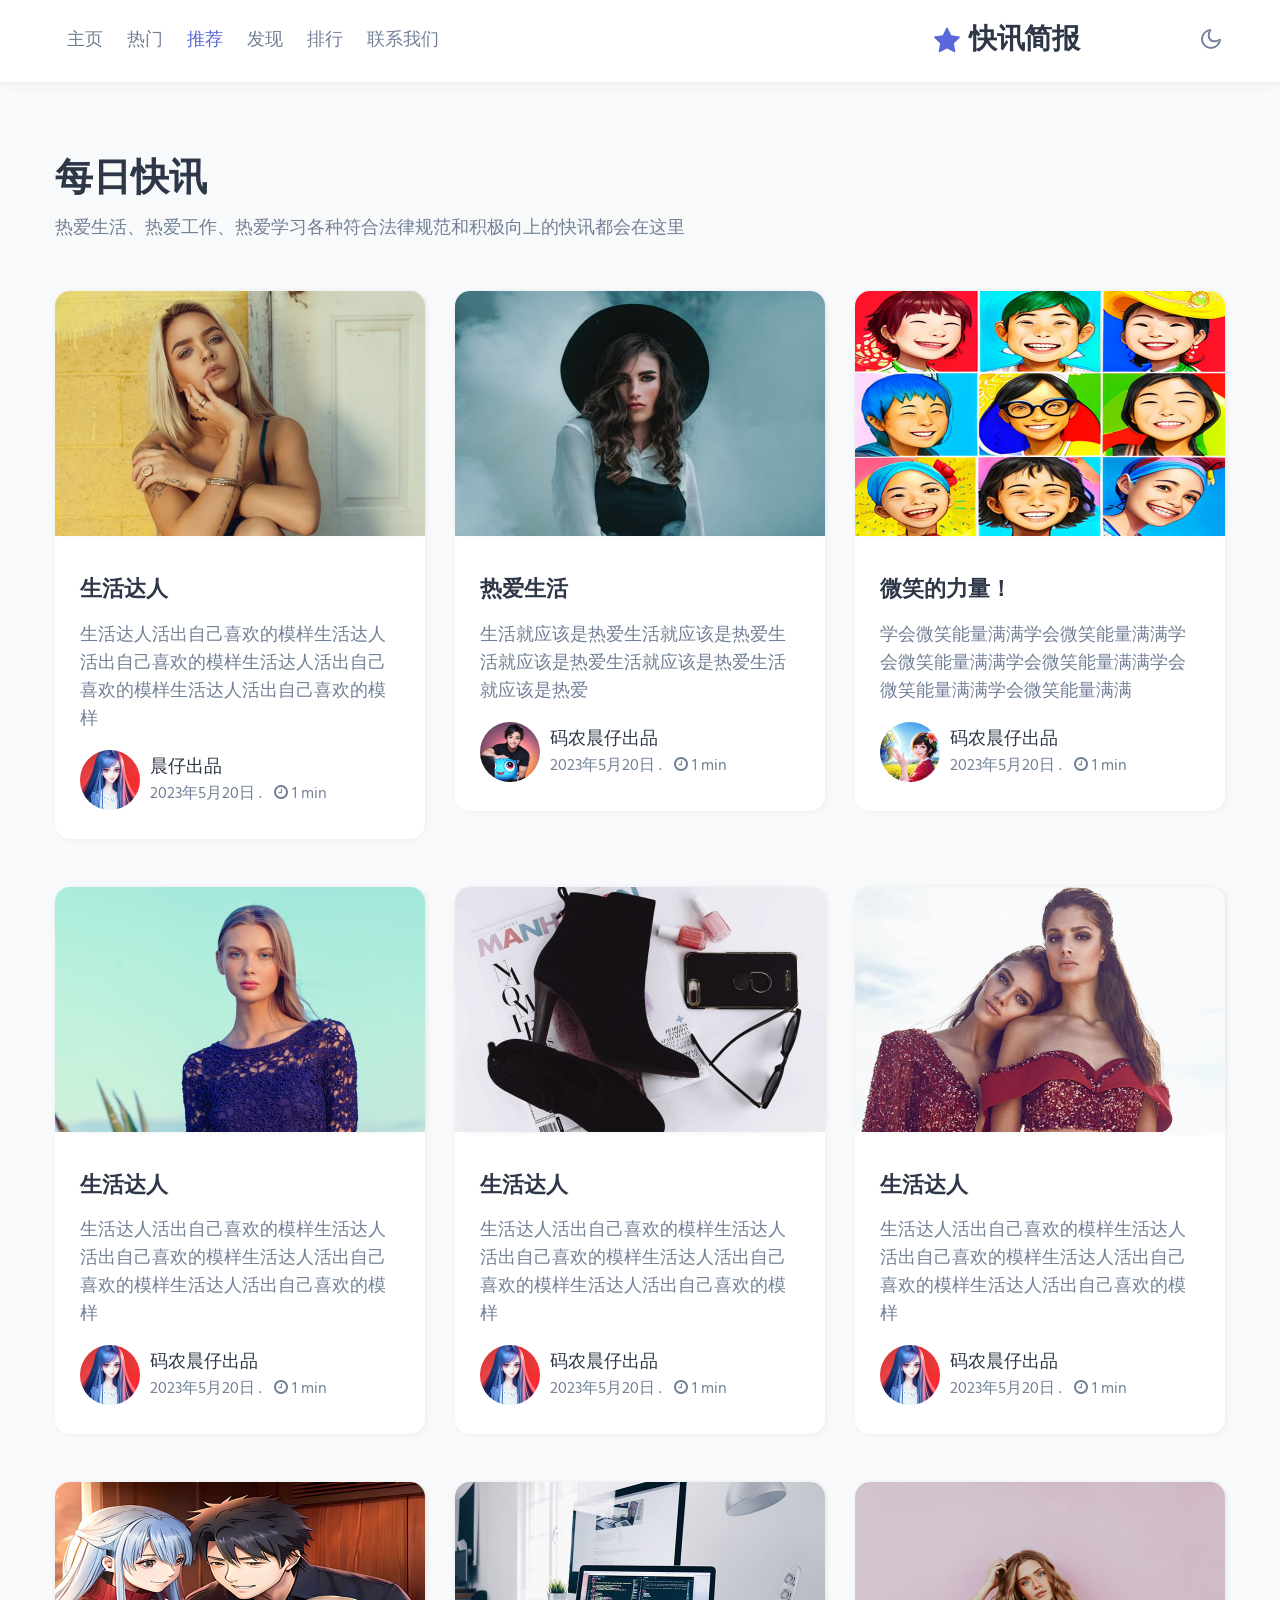
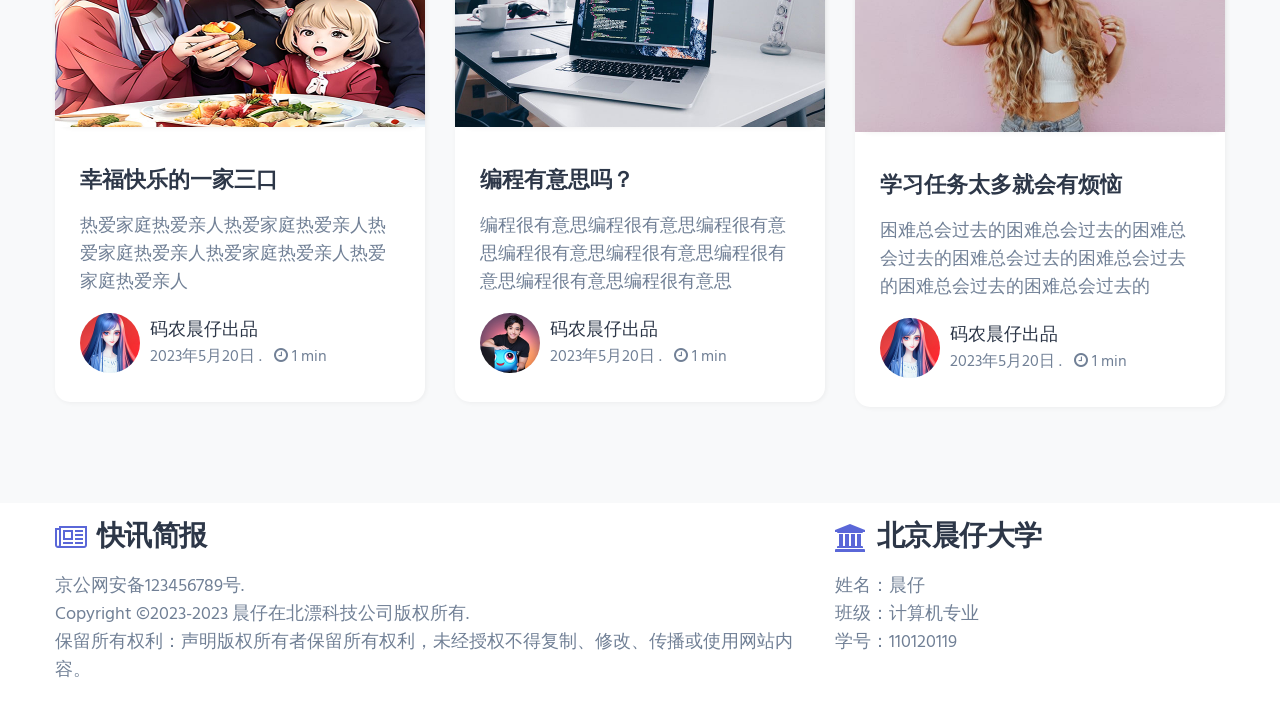
<file: myBlog/index/fashion.html>
<!doctype html>
<html lang="en">
  <head>
    <!-- Required meta tags -->
    <meta charset="utf-8">
    <meta name="viewport" content="width=device-width, initial-scale=1, shrink-to-fit=no">
    <title>推荐</title>
    <link href="https://fonts.googleapis.com/css2?family=Hind:wght@300;400;500;600&display=swap" rel="stylesheet">
    <link href="https://fonts.googleapis.com/css2?family=Libre+Baskerville:wght@400;700&display=swap" rel="stylesheet">
    <link rel="stylesheet" href="../css/base-style.css">
      <link rel="stylesheet" href="../css/font-icon-style.css">
  </head>
  <body>
  <!-- header -->
  <header class="w3l-header">
      <div class="container">
          <div id="fashionNavbar"></div>
      </div>
  </header>
  <!-- //header -->
<div class="w3l-homeblock2 py-5">
    <div class="container pt-md-4 pb-md-5">
        <!-- block -->
        <h3 class="category-title mb-3"> 每日快讯 </h3>
        <p class="mb-sm-5 mb-4 max-width">热爱生活、热爱工作、热爱学习各种符合法律规范和积极向上的快讯都会在这里</p>
        <div class="row">
            <div class="col-lg-4 col-md-6 item">
                <div class="card">
                    <div class="card-header p-0 position-relative">
                        <a href="articleDetail.html">
                            <img class="card-img-bottom d-block radius-image-full" src="../images/fashion4.jpg"
                                alt="Card image cap">
                        </a>
                    </div>
                    <div class="card-body blog-details">
                        <a href="articleDetail.html" class="blog-desc">生活达人
                        </a>
                        <p>生活达人活出自己喜欢的模样生活达人活出自己喜欢的模样生活达人活出自己喜欢的模样生活达人活出自己喜欢的模样</p>
                        <div class="author align-items-center mt-3 mb-1">
                            <img src="../images/a1.jpg" class="img-fluid rounded-circle" />
                            <ul class="blog-meta">
                                <li>
                                    <a href="articleDetail.html">晨仔出品</a>
                                </li>
                                <li class="meta-item blog-lesson">
                                    <span class="meta-value">2023年5月20日 </span>. <span
                                        class="meta-value ml-2"><span class="fa fa-clock-o"></span> 1 min</span>
                                </li>
                            </ul>
                        </div>
                    </div>
                </div>
            </div>
            <div class="col-lg-4 col-md-6 mt-md-0 mt-4">
                <div class="card">
                    <div class="card-header p-0 position-relative">
                        <a href="articleDetail.html">
                            <img class="card-img-bottom d-block radius-image-full" src="../images/fashion5.jpg"
                                alt="Card image cap">
                        </a>
                    </div>
                    <div class="card-body blog-details">
                        <a href="articleDetail.html" class="blog-desc">热爱生活
                        </a>
                        <p>生活就应该是热爱生活就应该是热爱生活就应该是热爱生活就应该是热爱生活就应该是热爱</p>
                        <div class="author align-items-center mt-3 mb-1">
                            <img src="../images/a3.jpg" alt="" class="img-fluid rounded-circle" />
                            <ul class="blog-meta">
                                <li>
                                    <a>码农晨仔出品</a>
                                </li>
                                <li class="meta-item blog-lesson">
                                    <span class="meta-value"> 2023年5月20日 </span>. <span
                                        class="meta-value ml-2"><span class="fa fa-clock-o"></span> 1 min</span>
                                </li>
                            </ul>
                        </div>
                    </div>
                </div>
            </div>
            <div class="col-lg-4 col-md-6 mt-lg-0 mt-4">
                <div class="card">
                    <div class="card-header p-0 position-relative">
                        <a href="articleDetail.html">
                            <img class="card-img-bottom d-block radius-image-full" src="../images/fashion2.jpg"
                                alt="Card image cap">
                        </a>
                    </div>
                    <div class="card-body blog-details">
                        <a href="articleDetail.html" class="blog-desc">微笑的力量！
                        </a>
                        <p>学会微笑能量满满学会微笑能量满满学会微笑能量满满学会微笑能量满满学会微笑能量满满学会微笑能量满满</p>
                        <div class="author align-items-center mt-3 mb-1">
                            <img src="../images/a2.jpg" class="img-fluid rounded-circle" />
                            <ul class="blog-meta">
                                <li>
                                    <a>码农晨仔出品</a>
                                </li>
                                <li class="meta-item blog-lesson">
                                    <span class="meta-value"> 2023年5月20日 </span>. <span
                                        class="meta-value ml-2"><span class="fa fa-clock-o"></span> 1 min</span>
                                </li>
                            </ul>
                        </div>
                    </div>
                </div>
            </div>
            <div class="col-lg-4 col-md-6 mt-lg-5 mt-4">
                <div class="card">
                    <div class="card-header p-0 position-relative">
                        <a href="articleDetail.html">
                            <img class="card-img-bottom d-block radius-image-full" src="../images/fashion7.jpg"
                                alt="Card image cap">
                        </a>
                    </div>
                    <div class="card-body blog-details">
                        <a href="articleDetail.html" class="blog-desc">生活达人
                        </a>
                        <p>生活达人活出自己喜欢的模样生活达人活出自己喜欢的模样生活达人活出自己喜欢的模样生活达人活出自己喜欢的模样</p>
                        <div class="author align-items-center mt-3 mb-1">
                            <img src="../images/a1.jpg" class="img-fluid rounded-circle" />
                            <ul class="blog-meta">
                                <li>
                                    <a>码农晨仔出品</a>
                                </li>
                                <li class="meta-item blog-lesson">
                                    <span class="meta-value"> 2023年5月20日 </span>. <span
                                        class="meta-value ml-2"><span class="fa fa-clock-o"></span> 1 min</span>
                                </li>
                            </ul>
                        </div>
                    </div>
                </div>
            </div>
            <div class="col-lg-4 col-md-6 mt-lg-5 mt-4">
                <div class="card">
                    <div class="card-header p-0 position-relative">
                        <a href="articleDetail.html">
                            <img class="card-img-bottom d-block radius-image-full" src="../images/fashion8.jpg"
                                alt="Card image cap">
                        </a>
                    </div>
                    <div class="card-body blog-details">
                        <a href="articleDetail.html" class="blog-desc">生活达人
                        </a>
                        <p>生活达人活出自己喜欢的模样生活达人活出自己喜欢的模样生活达人活出自己喜欢的模样生活达人活出自己喜欢的模样</p>
                        <div class="author align-items-center mt-3 mb-1">
                            <img src="../images/a1.jpg" class="img-fluid rounded-circle" />
                            <ul class="blog-meta">
                                <li>
                                    <a>码农晨仔出品</a>
                                </li>
                                <li class="meta-item blog-lesson">
                                    <span class="meta-value"> 2023年5月20日 </span>. <span
                                        class="meta-value ml-2"><span class="fa fa-clock-o"></span> 1 min</span>
                                </li>
                            </ul>
                        </div>
                    </div>
                </div>
            </div>
            <div class="col-lg-4 col-md-6 mt-lg-5 mt-4">
                <div class="card">
                    <div class="card-header p-0 position-relative">
                        <a href="articleDetail.html">
                            <img class="card-img-bottom d-block radius-image-full" src="../images/fashion6.jpg"
                                alt="Card image cap">
                        </a>
                    </div>
                    <div class="card-body blog-details">
                        <a href="articleDetail.html" class="blog-desc">生活达人</a>
                        <p>生活达人活出自己喜欢的模样生活达人活出自己喜欢的模样生活达人活出自己喜欢的模样生活达人活出自己喜欢的模样</p>
                        <div class="author align-items-center mt-3 mb-1">
                            <img src="../images/a1.jpg" class="img-fluid rounded-circle" />
                            <ul class="blog-meta">
                                <li>
                                    <a>码农晨仔出品</a>
                                </li>
                                <li class="meta-item blog-lesson">
                                    <span class="meta-value"> 2023年5月20日 </span>. <span
                                        class="meta-value ml-2"><span class="fa fa-clock-o"></span> 1 min</span>
                                </li>
                            </ul>
                        </div>
                    </div>
                </div>
            </div>
            <div class="col-lg-4 col-md-6 mt-lg-5 mt-4">
                <div class="card">
                    <div class="card-header p-0 position-relative">
                        <a href="articleDetail.html">
                            <img class="card-img-bottom d-block radius-image-full" src="../images/fashion1.jpg"
                                alt="Card image cap">
                        </a>
                    </div>
                    <div class="card-body blog-details">
                        <a href="articleDetail.html" class="blog-desc">幸福快乐的一家三口</a>
                        <p>热爱家庭热爱亲人热爱家庭热爱亲人热爱家庭热爱亲人热爱家庭热爱亲人热爱家庭热爱亲人</p>
                        <div class="author align-items-center mt-3 mb-1">
                            <img src="../images/a1.jpg" class="img-fluid rounded-circle" />
                            <ul class="blog-meta">
                                <li>
                                    <a>码农晨仔出品</a>
                                </li>
                                <li class="meta-item blog-lesson">
                                    <span class="meta-value"> 2023年5月20日 </span>. <span
                                        class="meta-value ml-2"><span class="fa fa-clock-o"></span> 1 min</span>
                                </li>
                            </ul>
                        </div>
                    </div>
                </div>
            </div>
            <div class="col-lg-4 col-md-6 mt-lg-5 mt-4">
                <div class="card">
                    <div class="card-header p-0 position-relative">
                        <a href="articleDetail.html">
                            <img class="card-img-bottom d-block radius-image-full" src="../images/fashion3.jpg"
                                alt="Card image cap">
                        </a>
                    </div>
                    <div class="card-body blog-details">
                        <a href="articleDetail.html" class="blog-desc">编程有意思吗？
                        </a>
                        <p>编程很有意思编程很有意思编程很有意思编程很有意思编程很有意思编程很有意思编程很有意思编程很有意思</p>
                        <div class="author align-items-center mt-3 mb-1">
                            <img src="../images/a3.jpg" alt="" class="img-fluid rounded-circle" />
                            <ul class="blog-meta">
                                <li>
                                    <a>码农晨仔出品</a>
                                </li>
                                <li class="meta-item blog-lesson">
                                    <span class="meta-value"> 2023年5月20日 </span>. <span
                                        class="meta-value ml-2"><span class="fa fa-clock-o"></span> 1 min</span>
                                </li>
                            </ul>
                        </div>
                    </div>
                </div>
            </div>
            <div class="col-lg-4 col-md-6 mt-lg-5 mt-4">
                <div class="card">
                    <div class="card-header p-0 position-relative">
                        <a href="articleDetail.html">
                            <img class="card-img-bottom d-block radius-image-full" src="../images/image2.jpg"
                                alt="Card image cap">
                        </a>
                    </div>
                    <div class="card-body blog-details">
                        <a href="articleDetail.html" class="blog-desc">学习任务太多就会有烦恼
                        </a>
                        <p>困难总会过去的困难总会过去的困难总会过去的困难总会过去的困难总会过去的困难总会过去的困难总会过去的</p>
                        <div class="author align-items-center mt-3 mb-1">
                            <img src="../images/a1.jpg" class="img-fluid rounded-circle" />
                            <ul class="blog-meta">
                                <li>
                                    <a>码农晨仔出品</a>
                                </li>
                                <li class="meta-item blog-lesson">
                                    <span class="meta-value"> 2023年5月20日 </span>. <span
                                        class="meta-value ml-2"><span class="fa fa-clock-o"></span> 1 min</span>
                                </li>
                            </ul>
                        </div>
                    </div>
                </div>
            </div>
        </div>

    </div>
</div>

  <!--底部footer-->
  <section class="app-footer">
      <div id="footer"></div>
  </section>
  <!--底部footer-->
  <script src="../js/jquery-3.3.1.min.js"></script>
  <script src="../js/navigationHeader.js"></script>
  <script>
      // 导航项的数据
      const fashionNavItems = [
          { title: '主页', href: 'index.html', isActive: false },
          { title: '热门', href: 'hot.html', isActive: false },
          { title: '推荐', href: 'fashion.html', isActive: true },
          { title: '发现', href: 'find.html', isActive: false },
          { title: '排行', href: 'hotRank.html', isActive: false },
          { title: '联系我们', href: 'contact.html', isActive: false }
      ];
      // 生成导航栏
      const fashionNavigationHeader = generateNavigationHeader(fashionNavItems,'fa fa-female');
      // 将导航栏添加到页面中的指定容器
      const fashionNavbarElement = document.getElementById('fashionNavbar');
      fashionNavbarElement.appendChild(fashionNavigationHeader);
  </script>
  <script src="../js/theme-change.js"></script>
  <script src="../js/owl.carousel.js"></script>
  <script src="../js/bootstrap.min.js"></script>
  <script src="../js/custom.js"></script>
  <script src="../js/pageFooter.js"></script>
</body>

</html>
</file>
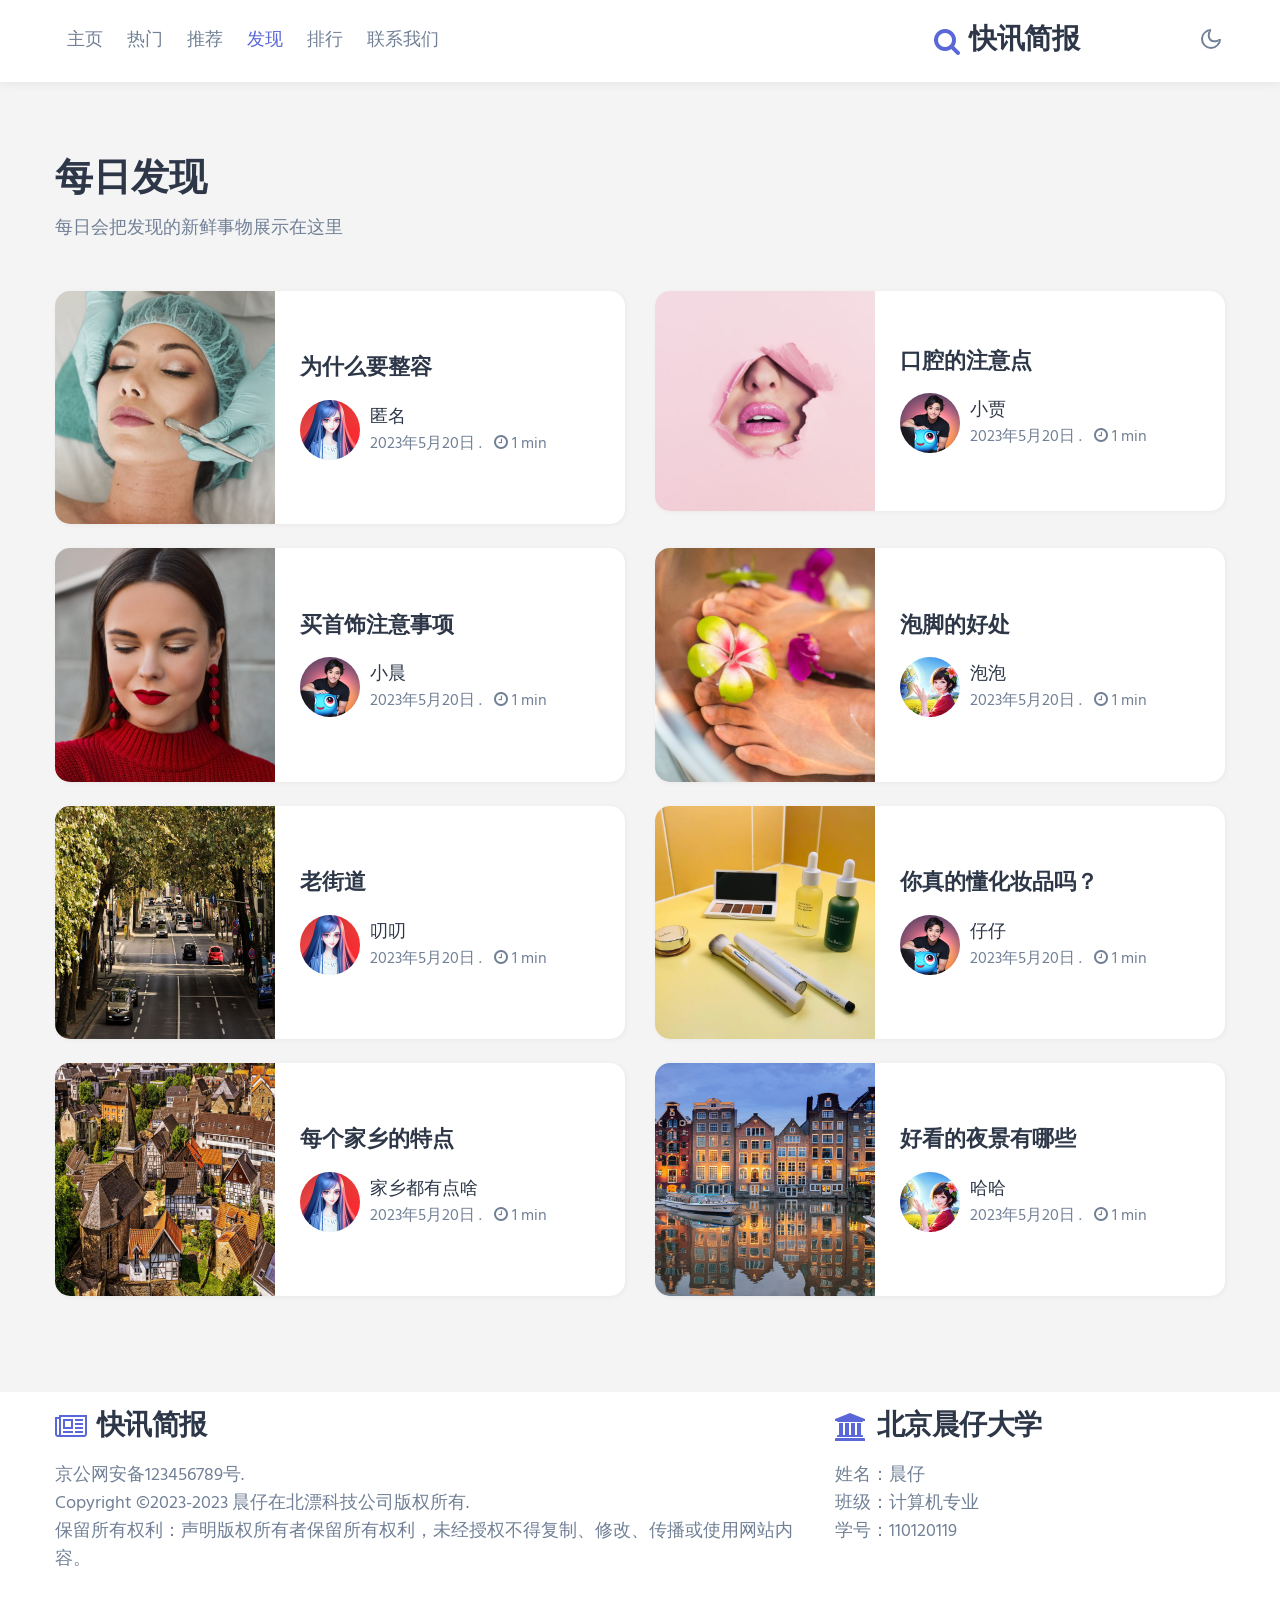
<file: myBlog/index/find.html>
<!doctype html>
<html lang="en">
  <head>
    <meta charset="utf-8">
    <meta name="viewport" content="width=device-width, initial-scale=1, shrink-to-fit=no">
    <title>发现</title>
    <link href="https://fonts.googleapis.com/css2?family=Hind:wght@300;400;500;600&display=swap" rel="stylesheet">
    <link href="https://fonts.googleapis.com/css2?family=Libre+Baskerville:wght@400;700&display=swap" rel="stylesheet">
    <link rel="stylesheet" href="../css/base-style.css">
      <link rel="stylesheet" href="../css/font-icon-style.css">
  </head>
  <body>
  <!-- header -->
  <header class="w3l-header">
      <div class="container">
          <div id="findNavbar"></div>
      </div>
  </header>
  <!-- //header -->
<div class="w3l-homeblock2 w3l-homeblock5 py-5">
    <div class="container pt-md-4 pb-md-5">
        <!-- block -->
        <h3 class="category-title mb-3">每日发现</h3>
        <p class="mb-sm-5 mb-4 max-width">每日会把发现的新鲜事物展示在这里</p>
        <div class="row">
            <div class="col-lg-6">
                <div class="bg-clr-white hover-box">
                    <div class="row">
                        <div class="col-sm-5 position-relative">
                            <a href="articleDetail.html" class="image-mobile">
                                <img class="card-img-bottom d-block radius-image-full" src="../images/beauty7.jpg" alt="Card image cap">
                            </a>
                        </div>
                        <div class="col-sm-7 card-body blog-details align-self">
                            <a href="articleDetail.html.html" class="blog-desc">为什么要整容
                            </a>
                            <div class="author align-items-center">
                                <img src="../images/a1.jpg" alt="" class="img-fluid rounded-circle">
                                <ul class="blog-meta">
                                    <li>
                                        <a>匿名</a>
                                    </li>
                                    <li class="meta-item blog-lesson">
                                        <span class="meta-value"> 2023年5月20日 </span>. <span class="meta-value ml-2"><span class="fa fa-clock-o"></span> 1 min</span>
                                    </li>
                                </ul>
                            </div>
                        </div>
                    </div>
                </div>
            </div>
            <div class="col-lg-6 mt-lg-0 mt-4">
                <div class="bg-clr-white hover-box">
                    <div class="row">
                        <div class="col-sm-5 position-relative">
                            <a href="articleDetail.html" class="image-mobile">
                                <img class="card-img-bottom d-block radius-image-full" src="../images/beauty8.jpg" alt="Card image cap">
                            </a>
                        </div>
                        <div class="col-sm-7 card-body blog-details align-self">
                            <a href="articleDetail.html" class="blog-desc">口腔的注意点
                            </a>
                            <div class="author align-items-center">
                                <img src="../images/a3.jpg" class="img-fluid rounded-circle">
                                <ul class="blog-meta">
                                    <li>
                                        <a href="author.html">小贾</a>
                                    </li>
                                    <li class="meta-item blog-lesson">
                                        <span class="meta-value"> 2023年5月20日 </span>. <span class="meta-value ml-2"><span class="fa fa-clock-o"></span> 1 min</span>
                                    </li>
                                </ul>
                            </div>
                        </div>
                    </div>
                </div>
            </div>
            <div class="col-lg-6 mt-4">
                <div class="bg-clr-white hover-box">
                    <div class="row">
                        <div class="col-sm-5 position-relative">
                            <a href="articleDetail.html" class="image-mobile">
                                <img class="card-img-bottom d-block radius-image-full" src="../images/beauty9.jpg" alt="Card image cap">
                            </a>
                        </div>
                        <div class="col-sm-7 card-body blog-details align-self">
                            <a href="articleDetail.html" class="blog-desc">买首饰注意事项
                            </a>
                            <div class="author align-items-center">
                                <img src="../images/a3.jpg" class="img-fluid rounded-circle">
                                <ul class="blog-meta">
                                    <li>
                                        <a href="author.html">小晨</a>
                                    </li>
                                    <li class="meta-item blog-lesson">
                                        <span class="meta-value"> 2023年5月20日 </span>. <span class="meta-value ml-2"><span class="fa fa-clock-o"></span> 1 min</span>
                                    </li>
                                </ul>
                            </div>
                        </div>
                    </div>
                </div>
            </div>
            <div class="col-lg-6 mt-4">
                <div class="bg-clr-white hover-box">
                    <div class="row">
                        <div class="col-sm-5 position-relative">
                            <a href="articleDetail.html" class="image-mobile">
                                <img class="card-img-bottom d-block radius-image-full" src="../images/beauty10.jpg" alt="Card image cap">
                            </a>
                        </div>
                        <div class="col-sm-7 card-body blog-details align-self">
                            <a href="articleDetail.html" class="blog-desc">泡脚的好处</a>
                            <div class="author align-items-center">
                                <img src="../images/a2.jpg" class="img-fluid rounded-circle">
                                <ul class="blog-meta">
                                    <li>
                                        <a>泡泡</a>
                                    </li>
                                    <li class="meta-item blog-lesson">
                                        <span class="meta-value"> 2023年5月20日 </span>. <span class="meta-value ml-2"><span class="fa fa-clock-o"></span> 1 min</span>
                                    </li>
                                </ul>
                            </div>
                        </div>
                    </div>
                </div>
            </div>
            <div class="col-lg-6 mt-4">
                <div class="bg-clr-white hover-box">
                    <div class="row">
                        <div class="col-sm-5 position-relative">
                            <a href="articleDetail.html" class="image-mobile">
                                <img class="card-img-bottom d-block radius-image-full" src="../images/beauty5.jpg" alt="Card image cap">
                            </a>
                        </div>
                        <div class="col-sm-7 card-body blog-details align-self">
                            <a href="articleDetail.html" class="blog-desc">老街道
                            </a>
                            <div class="author align-items-center">
                                <img src="../images/a1.jpg" class="img-fluid rounded-circle">
                                <ul class="blog-meta">
                                    <li>
                                        <a>叨叨</a>
                                    </li>
                                    <li class="meta-item blog-lesson">
                                        <span class="meta-value"> 2023年5月20日 </span>. <span class="meta-value ml-2"><span class="fa fa-clock-o"></span> 1 min</span>
                                    </li>
                                </ul>
                            </div>
                        </div>
                    </div>
                </div>
            </div>
            <div class="col-lg-6 mt-4">
                <div class="bg-clr-white hover-box">
                    <div class="row">
                        <div class="col-sm-5 position-relative">
                            <a href="articleDetail.html" class="image-mobile">
                                <img class="card-img-bottom d-block radius-image-full" src="../images/beauty6.jpg" alt="Card image cap">
                            </a>
                        </div>
                        <div class="col-sm-7 card-body blog-details align-self">
                            <a href="articleDetail.html" class="blog-desc">你真的懂化妆品吗？</a>
                            <div class="author align-items-center">
                                <img src="../images/a3.jpg" class="img-fluid rounded-circle">
                                <ul class="blog-meta">
                                    <li>
                                        <a>仔仔</a>
                                    </li>
                                    <li class="meta-item blog-lesson">
                                        <span class="meta-value"> 2023年5月20日 </span>. <span class="meta-value ml-2"><span class="fa fa-clock-o"></span> 1 min</span>
                                    </li>
                                </ul>
                            </div>
                        </div>
                    </div>
                </div>
            </div>
            <div class="col-lg-6 mt-4">
                <div class="bg-clr-white hover-box">
                    <div class="row">
                        <div class="col-sm-5 position-relative">
                            <a href="articleDetail.html" class="image-mobile">
                                <img class="card-img-bottom d-block radius-image-full" src="../images/beauty1.jpg"
                                    alt="Card image cap">
                            </a>
                        </div>
                        <div class="col-sm-7 card-body blog-details align-self">
                            <a href="articleDetail.html" class="blog-desc">每个家乡的特点
                            </a>
                            <div class="author align-items-center">
                                <img src="../images/a1.jpg" class="img-fluid rounded-circle" />
                                <ul class="blog-meta">
                                    <li>
                                        <a>家乡都有点啥</a> </a>
                                    </li>
                                    <li class="meta-item blog-lesson">
                                        <span class="meta-value"> 2023年5月20日 </span>. <span
                                            class="meta-value ml-2"><span class="fa fa-clock-o"></span> 1 min</span>
                                    </li>
                                </ul>
                            </div>
                        </div>
                    </div>
                </div>
            </div>
            <div class="col-lg-6 mt-4">
                <div class="bg-clr-white hover-box">
                    <div class="row">
                        <div class="col-sm-5 position-relative">
                            <a href="articleDetail.html" class="image-mobile">
                                <img class="card-img-bottom d-block radius-image-full" src="../images/beauty2.jpg"
                                    alt="Card image cap">
                            </a>
                        </div>
                        <div class="col-sm-7 card-body blog-details align-self">
                            <a href="articleDetail.html" class="blog-desc">好看的夜景有哪些
                            </a>
                            <div class="author align-items-center">
                                <img src="../images/a2.jpg" class="img-fluid rounded-circle" />
                                <ul class="blog-meta">
                                    <li>
                                        <a>哈哈</a> </a>
                                    </li>
                                    <li class="meta-item blog-lesson">
                                        <span class="meta-value"> 2023年5月20日 </span>. <span
                                            class="meta-value ml-2"><span class="fa fa-clock-o"></span> 1 min</span>
                                    </li>
                                </ul>
                            </div>
                        </div>
                    </div>
                </div>
            </div>
        </div>
    </div>
</div>
  <!--底部footer-->
  <section class="app-footer">
      <div id="footer"></div>
  </section>
  <!--底部footer-->

  <script src="../js/jquery-3.3.1.min.js"></script>
  <script src="../js/navigationHeader.js"></script>
  <script>
      // 导航项的数据
      const findnNavItems = [
          { title: '主页', href: 'index.html', isActive: false },
          { title: '热门', href: 'hot.html', isActive: false },
          { title: '推荐', href: 'fashion.html', isActive: false },
          { title: '发现', href: 'find.html', isActive: true },
          { title: '排行', href: 'hotRank.html', isActive: false },
          { title: '联系我们', href: 'contact.html', isActive: false }
      ];
      // 生成导航栏
      const findNavigationHeader = generateNavigationHeader(findnNavItems,'fa fa-search');
      // 将导航栏添加到页面中的指定容器
      const findNavbarElement = document.getElementById('findNavbar');
      findNavbarElement.appendChild(findNavigationHeader);
  </script>

  <script src="../js/theme-change.js"></script>
  <script src="../js/owl.carousel.js"></script>
  <script src="../js/bootstrap.min.js"></script>
  <script src="../js/custom.js"></script>
  <script src="../js/pageFooter.js"></script>
</body>

</html>
</file>
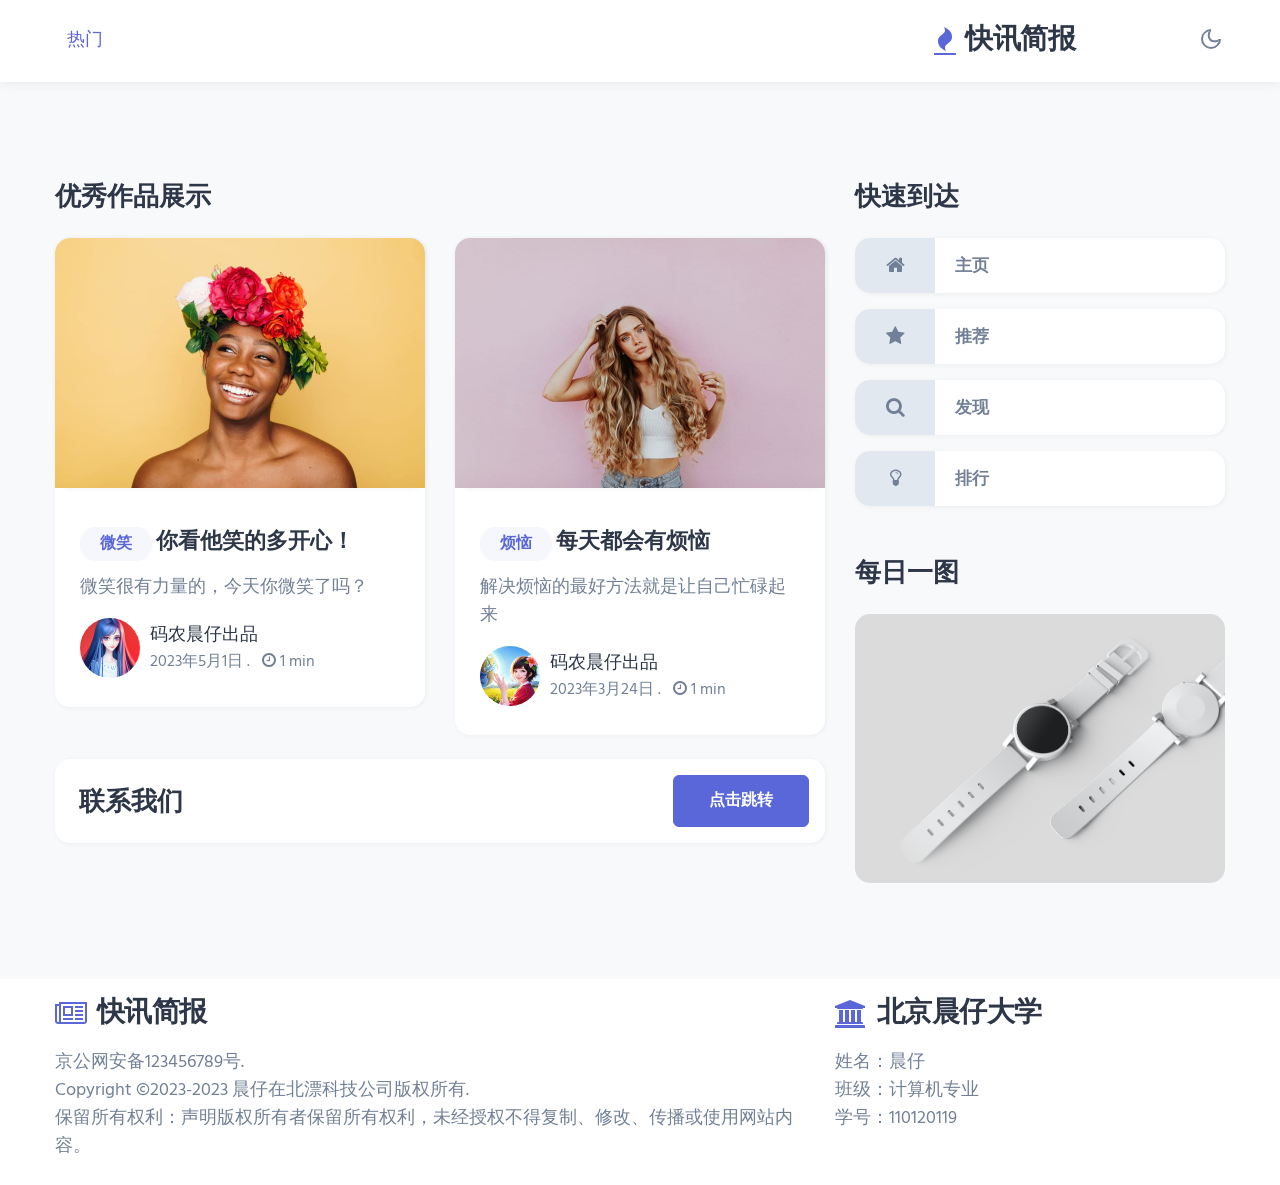
<file: myBlog/index/hot.html>
<!doctype html>
<html lang="en">
<head>
    <meta charset="utf-8">
    <meta name="viewport" content="width=device-width, initial-scale=1, shrink-to-fit=no">
    <title>热门</title>
    <link href="https://fonts.googleapis.com/css2?family=Hind:wght@300;400;500;600&display=swap" rel="stylesheet">
    <link href="https://fonts.googleapis.com/css2?family=Libre+Baskerville:wght@400;700&display=swap" rel="stylesheet">
    <link rel="stylesheet" href="../css/base-style.css">
    <link rel="stylesheet" href="../css/font-icon-style.css">
</head>
<body>
<!-- header -->
<header class="w3l-header">
    <div class="container">
        <div id="hotNavbar"></div>
    </div>
</header>

<div class="w3l-homeblock2 py-5">
    <div class="container py-lg-5 py-md-4">
        <!-- block -->
        <div class="row">
            <div class="col-lg-8">
                <h3 class="section-title-left mb-4"> 优秀作品展示 </h3>
                <div class="row">
                    <div class="col-lg-6 col-md-6 item">
                        <div class="card">
                            <div class="card-header p-0 position-relative">
                                <a href="articleList.html">
                                    <img class="card-img-bottom d-block radius-image-full"
                                         src="../images/image1.jpg" >
                                </a>
                            </div>
                            <div class="card-body blog-details">
                                <span class="label-blue">微笑</span>
                                <a href="articleList.html" class="blog-desc">你看他笑的多开心！
                                </a>
                                <p>微笑很有力量的，今天你微笑了吗？</p>
                                <div class="author align-items-center mt-3 mb-1">
                                    <img src="../images/a1.jpg" class="img-fluid rounded-circle" />
                                    <ul class="blog-meta">
                                        <li>
                                            <a href="articleList.html">码农晨仔出品</a>
                                        </li>
                                        <li class="meta-item blog-lesson">
                                            <span class="meta-value"> 2023年5月1日 </span>. <span
                                                class="meta-value ml-2"><span class="fa fa-clock-o"></span> 1 min</span>
                                        </li>
                                    </ul>
                                </div>
                            </div>
                        </div>
                    </div>
                    <div class="col-lg-6 col-md-6 mt-md-0 mt-sm-5 mt-4">
                        <div class="card">
                            <div class="card-header p-0 position-relative">
                                <a href="articleList.html">
                                    <img class="card-img-bottom d-block radius-image-full"
                                         src="../images/image2.jpg" alt="Card image cap">
                                </a>
                            </div>
                            <div class="card-body blog-details">
                                <span class="label-blue">烦恼</span>
                                <a href="articleList.html" class="blog-desc">每天都会有烦恼
                                </a>
                                <p>解决烦恼的最好方法就是让自己忙碌起来</p>
                                <div class="author align-items-center mt-3 mb-1">
                                    <img src="../images/a2.jpg" alt="" class="img-fluid rounded-circle" />
                                    <ul class="blog-meta">
                                        <li>
                                            <a >码农晨仔出品</a>
                                        </li>
                                        <li class="meta-item blog-lesson">
                                            <span class="meta-value"> 2023年3月24日 </span>. <span
                                                class="meta-value ml-2"><span class="fa fa-clock-o"></span> 1 min</span>
                                        </li>
                                    </ul>
                                </div>
                            </div>
                        </div>
                    </div>
                </div>
                <div class="mt-4 left-right bg-clr-white p-3">
                    <h3 class="section-title-left align-self pl-2 mb-sm-0 mb-3">联系我们</h3>
                    <a class="btn btn-style btn-primary" href="contact.html">点击跳转</a>
                </div>
            </div>
            <div class="col-lg-4 trending mt-lg-0 mt-5">
                <div class="topics">
                    <h3 class="section-title-left mb-4"> 快速到达</h3>
                    <a href="index.html" class="topics-list">
                        <div class="list1">
                            <span class="fa fa-home"></span>
                            <h4>主页</h4>
                        </div>
                    </a>
                    <a href="fashion.html" class="topics-list mt-3">
                        <div class="list1">
                            <span class="fa fa-female"></span>
                            <h4>推荐</h4>
                        </div>
                    </a>
                    <a href="find.html" class="topics-list mt-3">
                        <div class="list1">
                            <span class="fa fa-search"></span>
                            <h4>发现</h4>
                        </div>
                    </a>
                    <a href="hotRank.html" class="topics-list mt-3">
                        <div class="list1">
                            <span class="fa fa-pie-chart"></span>
                            <h4>排行</h4>
                        </div>
                    </a>
                </div>
                <div class="sponsers mt-5">
                    <h3 class="section-title-left mb-4">每日一图</h3>
                    <a href="articleDetail.html"><img src="../images/ad.jpg" class="img-fluid radius-image-full" /></a>
                </div>
            </div>
        </div>
    </div>
</div>

<!--footer-->
<section class="app-footer">
    <div id="footer"></div>
</section>
<!-- //footer -->
<script src="../js/jquery-3.3.1.min.js"></script>
<script src="../js/navigationHeader.js"></script>
<script>
    // 导航项的数据
    const hotNavItems = [
        { title: '热门', href: 'hot.html', isActive: true },
    ];
    // 生成导航栏
    const hotNavigationHeader = generateNavigationHeader(hotNavItems,'fa fa-bath');
    // 将导航栏添加到页面中的指定容器
    const hotNavbarElement = document.getElementById('hotNavbar');
    hotNavbarElement.appendChild(hotNavigationHeader);
</script>
<script src="../js/theme-change.js"></script>
<script src="../js/owl.carousel.js"></script>
<!--<script src="js/custom.js"></script>-->
<script src="../js/bootstrap.min.js"></script>
<script src="../js/pageFooter.js"></script>
</body>
</html>
</file>
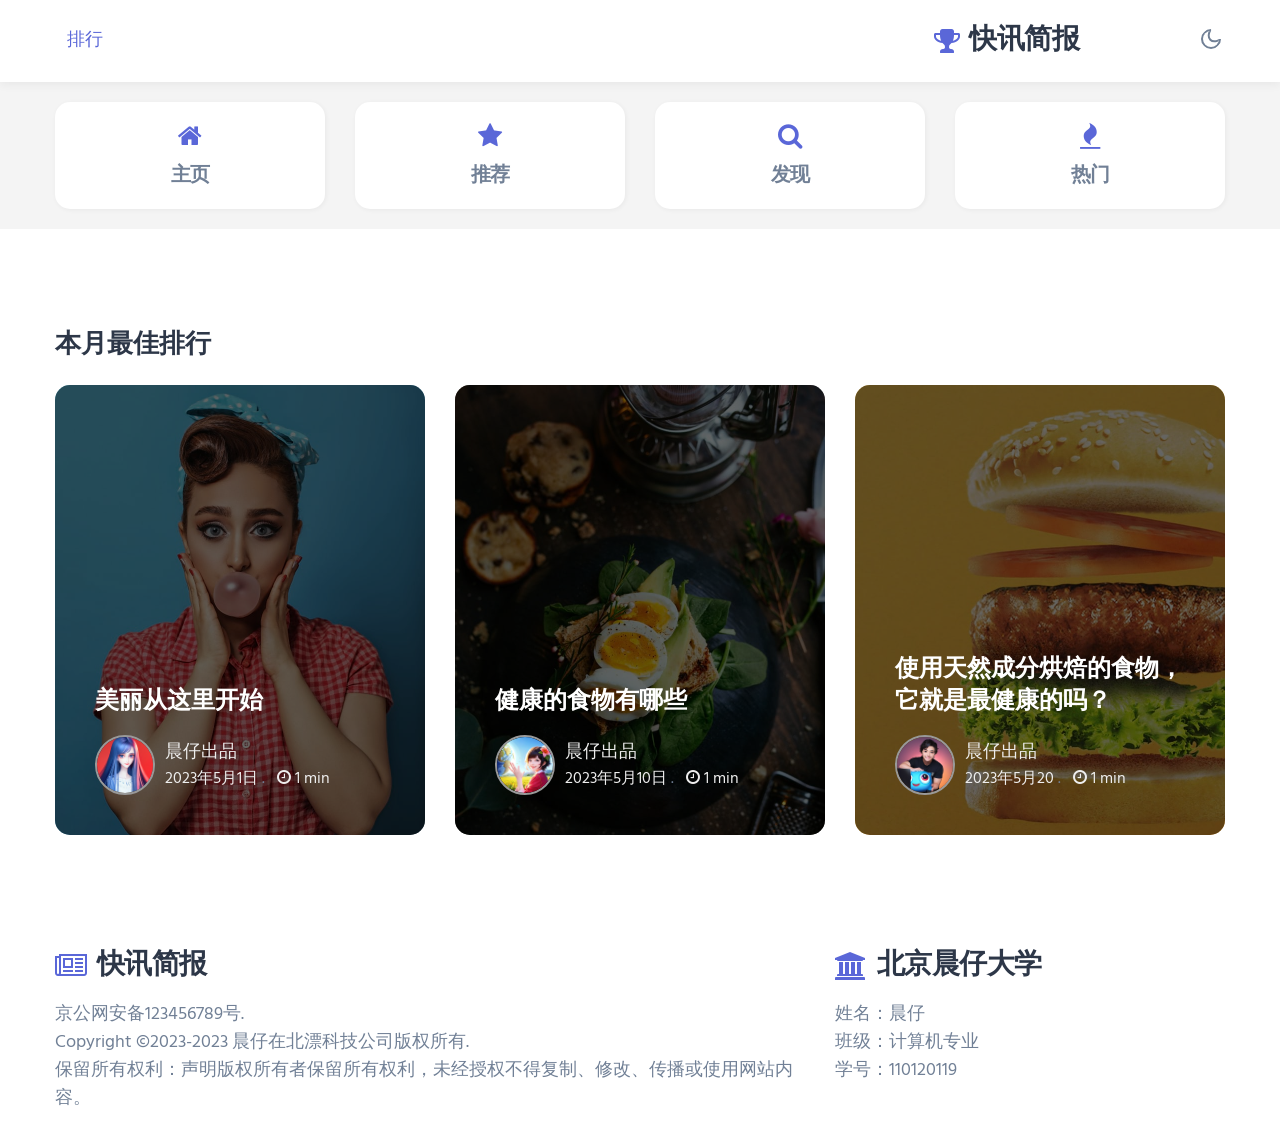
<file: myBlog/index/hotRank.html>
<!doctype html>
<html lang="en">
<head>
  <!-- Required meta tags -->
  <meta charset="utf-8">
  <meta name="viewport" content="width=device-width, initial-scale=1, shrink-to-fit=no">
  <title>热门排行</title>
  <link href="https://fonts.googleapis.com/css2?family=Hind:wght@300;400;500;600&display=swap" rel="stylesheet">
  <link href="https://fonts.googleapis.com/css2?family=Libre+Baskerville:wght@400;700&display=swap" rel="stylesheet">
  <link rel="stylesheet" href="../css/base-style.css">
    <link rel="stylesheet" href="../css/font-icon-style.css">
</head>
<body>
<!-- header -->
<header class="w3l-header">
  <div class="container">
      <div id="hotRankNavbar"></div>
  </div>
</header>
<!-- //header -->

<!-- 第一排item-->
<section class="w3l-homeblock1 py-sm-1 py-5">
    <div class="container py-md-3">
        <div class="grids-area-hny main-cont-wthree-fea row">
            <div class="col-lg-3 col-6 grids-feature">
                <a href="index.html">
                    <div class="area-box">
                        <span class="fa fa-home"></span>
                        <h4 class="title-head">主页</h4>
                    </div>
                </a>
            </div>
            <div class="col-lg-3 col-6 grids-feature">
                <a href="fashion.html">
                    <div class="area-box">
                        <span class="fa fa-female"></span>
                        <h4 class="title-head">推荐</h4>
                    </div>
                </a>
            </div>
            <div class="col-lg-3 col-6 grids-feature mt-lg-0 mt-md-4 mt-3">
                <a href="find.html">
                    <div class="area-box">
                        <span class="fa fa-search"></span>
                        <h4 class="title-head">发现</h4>
                    </div>
                </a>
            </div>
            <div class="col-lg-3 col-6 grids-feature mt-lg-0 mt-md-4 mt-3">
                <a href="hot.html">
                    <div class="area-box">
                        <span class="fa fa-bath"></span>
                        <h4 class="title-head">热门</h4>
                    </div>
                </a>
            </div>
        </div>
    </div>
</section>
<!-- //第一排item-->

<div class="w3l-homeblock3 py-5">
  <div class="container py-lg-5 py-md-4">
    <h3 class="section-title-left mb-4"> 本月最佳排行</h3>
    <div class="row top-pics">
      <div class="col-lg-4 col-md-6">
        <div class="top-pic1">
          <div class="card-body blog-details">
            <a href="articleList.html" class="blog-desc">美丽从这里开始
            </a>
            <div class="author align-items-center">
              <img src="../images/a1.jpg" class="img-fluid rounded-circle" />
              <ul class="blog-meta">
                <li>
                  <a>晨仔出品</a>
                </li>
                <li class="meta-item blog-lesson">
                  <span class="meta-value"> 2023年5月1日 </span>. <span
                        class="meta-value ml-2"><span class="fa fa-clock-o"></span> 1 min</span>
                </li>
              </ul>
            </div>
          </div>
        </div>
      </div>
      <div class="col-lg-4 col-md-6 mt-md-0 mt-4">
        <div class="top-pic2">
          <div class="card-body blog-details">
            <a href="articleList.html" class="blog-desc">健康的食物有哪些
            </a>
            <div class="author align-items-center">
              <img src="../images/a2.jpg" class="img-fluid rounded-circle" />
              <ul class="blog-meta">
                <li>
                  <a>晨仔出品</a>
                </li>
                <li class="meta-item blog-lesson">
                  <span class="meta-value"> 2023年5月10日 </span>. <span
                        class="meta-value ml-2"><span class="fa fa-clock-o"></span> 1 min</span>
                </li>
              </ul>
            </div>
          </div>
        </div>
      </div>
      <div class="col-lg-4 col-md-6 mt-lg-0 mt-4">
        <div class="top-pic3">
          <div class="card-body blog-details">
            <a href="articleList.html" class="blog-desc"> 使用天然成分烘焙的食物，它就是最健康的吗？
            </a>
            <div class="author align-items-center">
              <img src="../images/a3.jpg" class="img-fluid rounded-circle" />
              <ul class="blog-meta">
                <li>
                  <a>晨仔出品</a>
                </li>
                <li class="meta-item blog-lesson">
                  <span class="meta-value"> 2023年5月20 </span>. <span
                        class="meta-value ml-2"><span class="fa fa-clock-o"></span> 1 min</span>
                </li>
              </ul>
            </div>
          </div>
        </div>
      </div>
    </div>
  </div>
</div>

<!--底部footer-->
<section class="app-footer">
    <div id="footer"></div>
</section>

<script src="../js/jquery-3.3.1.min.js"></script>
<script src="../js/navigationHeader.js"></script>
<script>
    // 导航项的数据
    const findnNavItems = [
        { title: '排行', href: 'hotRank.html', isActive: true },
    ];
    // 生成导航栏
    const hotRankNavigationHeader = generateNavigationHeader(findnNavItems,'fa fa-trophy');
    // 将导航栏添加到页面中的指定容器
    const hotRankNavbarElement = document.getElementById('hotRankNavbar');
    hotRankNavbarElement.appendChild(hotRankNavigationHeader);
</script>

<script src="../js/theme-change.js"></script>
<script src="../js/owl.carousel.js"></script>
<script src="../js/bootstrap.min.js"></script>
<script src="../js/custom.js"></script>
<script src="../js/pageFooter.js"></script>
</body>

</html>
</file>
<file: myBlog/css/font-icon-style.css>
/* Font Awesome uses the Unicode Private Use Area (PUA) to ensure screen
   readers do not read off random characters that represent icons */
.fa-glass:before {
    content: ""; }

.fa-music:before {
    content: ""; }

.fa-search:before {
    content: ""; }

.fa-envelope-o:before {
    content: ""; }

.fa-heart:before {
    content: ""; }

.fa-star:before {
    content: ""; }

.fa-star-o:before {
    content: ""; }

.fa-user:before {
    content: ""; }

.fa-film:before {
    content: ""; }

.fa-th-large:before {
    content: ""; }

.fa-th:before {
    content: ""; }

.fa-th-list:before {
    content: ""; }

.fa-check:before {
    content: ""; }

.fa-remove:before,
.fa-close:before,
.fa-times:before {
    content: ""; }

.fa-search-plus:before {
    content: ""; }

.fa-search-minus:before {
    content: ""; }

.fa-power-off:before {
    content: ""; }

.fa-signal:before {
    content: ""; }

.fa-gear:before,
.fa-cog:before {
    content: ""; }

.fa-trash-o:before {
    content: ""; }

.fa-home:before {
    content: ""; }

.fa-file-o:before {
    content: ""; }

.fa-clock-o:before {
    content: ""; }

.fa-road:before {
    content: ""; }

.fa-download:before {
    content: ""; }

.fa-arrow-circle-o-down:before {
    content: ""; }

.fa-arrow-circle-o-up:before {
    content: ""; }

.fa-inbox:before {
    content: ""; }

.fa-play-circle-o:before {
    content: ""; }

.fa-rotate-right:before,
.fa-repeat:before {
    content: ""; }

.fa-refresh:before {
    content: ""; }

.fa-list-alt:before {
    content: ""; }

.fa-lock:before {
    content: ""; }

.fa-flag:before {
    content: ""; }

.fa-headphones:before {
    content: ""; }

.fa-volume-off:before {
    content: ""; }

.fa-volume-down:before {
    content: ""; }

.fa-volume-up:before {
    content: ""; }

.fa-qrcode:before {
    content: ""; }

.fa-barcode:before {
    content: ""; }

.fa-tag:before {
    content: ""; }

.fa-tags:before {
    content: ""; }

.fa-book:before {
    content: ""; }

.fa-bookmark:before {
    content: ""; }

.fa-print:before {
    content: ""; }

.fa-camera:before {
    content: ""; }

.fa-font:before {
    content: ""; }

.fa-bold:before {
    content: ""; }

.fa-italic:before {
    content: ""; }

.fa-text-height:before {
    content: ""; }

.fa-text-width:before {
    content: ""; }

.fa-align-left:before {
    content: ""; }

.fa-align-center:before {
    content: ""; }

.fa-align-right:before {
    content: ""; }

.fa-align-justify:before {
    content: ""; }

.fa-list:before {
    content: ""; }

.fa-dedent:before,
.fa-outdent:before {
    content: ""; }

.fa-indent:before {
    content: ""; }

.fa-video-camera:before {
    content: ""; }

.fa-photo:before,
.fa-image:before,
.fa-picture-o:before {
    content: ""; }

.fa-pencil:before {
    content: ""; }

.fa-map-marker:before {
    content: ""; }

.fa-adjust:before {
    content: ""; }

.fa-tint:before {
    content: ""; }

.fa-edit:before,
.fa-pencil-square-o:before {
    content: ""; }

.fa-share-square-o:before {
    content: ""; }

.fa-check-square-o:before {
    content: ""; }

.fa-arrows:before {
    content: ""; }

.fa-step-backward:before {
    content: ""; }

.fa-fast-backward:before {
    content: ""; }

.fa-backward:before {
    content: ""; }

.fa-play:before {
    content: ""; }

.fa-pause:before {
    content: ""; }

.fa-stop:before {
    content: ""; }

.fa-forward:before {
    content: ""; }

.fa-fast-forward:before {
    content: ""; }

.fa-step-forward:before {
    content: ""; }

.fa-eject:before {
    content: ""; }

.fa-chevron-left:before {
    content: ""; }

.fa-chevron-right:before {
    content: ""; }

.fa-plus-circle:before {
    content: ""; }

.fa-minus-circle:before {
    content: ""; }

.fa-times-circle:before {
    content: ""; }

.fa-check-circle:before {
    content: ""; }

.fa-question-circle:before {
    content: ""; }

.fa-info-circle:before {
    content: ""; }

.fa-crosshairs:before {
    content: ""; }

.fa-times-circle-o:before {
    content: ""; }

.fa-check-circle-o:before {
    content: ""; }

.fa-ban:before {
    content: ""; }

.fa-arrow-left:before {
    content: ""; }

.fa-arrow-right:before {
    content: ""; }

.fa-arrow-up:before {
    content: ""; }

.fa-arrow-down:before {
    content: ""; }

.fa-mail-forward:before,
.fa-share:before {
    content: ""; }

.fa-expand:before {
    content: ""; }

.fa-compress:before {
    content: ""; }

.fa-plus:before {
    content: ""; }

.fa-minus:before {
    content: ""; }

.fa-asterisk:before {
    content: ""; }

.fa-exclamation-circle:before {
    content: ""; }

.fa-gift:before {
    content: ""; }

.fa-leaf:before {
    content: ""; }

.fa-fire:before {
    content: ""; }

.fa-eye:before {
    content: ""; }

.fa-eye-slash:before {
    content: ""; }

.fa-warning:before,
.fa-exclamation-triangle:before {
    content: ""; }

.fa-plane:before {
    content: ""; }

.fa-calendar:before {
    content: ""; }

.fa-random:before {
    content: ""; }

.fa-comment:before {
    content: ""; }

.fa-magnet:before {
    content: ""; }

.fa-chevron-up:before {
    content: ""; }

.fa-chevron-down:before {
    content: ""; }

.fa-retweet:before {
    content: ""; }

.fa-shopping-cart:before {
    content: ""; }

.fa-folder:before {
    content: ""; }

.fa-folder-open:before {
    content: ""; }

.fa-arrows-v:before {
    content: ""; }

.fa-arrows-h:before {
    content: ""; }

.fa-bar-chart-o:before,
.fa-bar-chart:before {
    content: ""; }

.fa-twitter-square:before {
    content: ""; }

.fa-facebook-square:before {
    content: ""; }

.fa-camera-retro:before {
    content: ""; }

.fa-key:before {
    content: ""; }

.fa-gears:before,
.fa-cogs:before {
    content: ""; }

.fa-comments:before {
    content: ""; }

.fa-thumbs-o-up:before {
    content: ""; }

.fa-thumbs-o-down:before {
    content: ""; }

.fa-star-half:before {
    content: ""; }

.fa-heart-o:before {
    content: ""; }

.fa-sign-out:before {
    content: ""; }

.fa-linkedin-square:before {
    content: ""; }

.fa-thumb-tack:before {
    content: ""; }

.fa-external-link:before {
    content: ""; }

.fa-sign-in:before {
    content: ""; }

.fa-trophy:before {
    content: ""; }

.fa-github-square:before {
    content: ""; }

.fa-upload:before {
    content: ""; }

.fa-lemon-o:before {
    content: ""; }

.fa-phone:before {
    content: ""; }

.fa-square-o:before {
    content: ""; }

.fa-bookmark-o:before {
    content: ""; }

.fa-phone-square:before {
    content: ""; }

.fa-twitter:before {
    content: ""; }

.fa-facebook-f:before,
.fa-facebook:before {
    content: ""; }

.fa-github:before {
    content: ""; }

.fa-unlock:before {
    content: ""; }

.fa-credit-card:before {
    content: ""; }

.fa-feed:before,
.fa-rss:before {
    content: ""; }

.fa-hdd-o:before {
    content: ""; }

.fa-bullhorn:before {
    content: ""; }

.fa-bell:before {
    content: ""; }

.fa-certificate:before {
    content: ""; }

.fa-hand-o-right:before {
    content: ""; }

.fa-hand-o-left:before {
    content: ""; }

.fa-hand-o-up:before {
    content: ""; }

.fa-hand-o-down:before {
    content: ""; }

.fa-arrow-circle-left:before {
    content: ""; }

.fa-arrow-circle-right:before {
    content: ""; }

.fa-arrow-circle-up:before {
    content: ""; }

.fa-arrow-circle-down:before {
    content: ""; }

.fa-globe:before {
    content: ""; }

.fa-wrench:before {
    content: ""; }

.fa-tasks:before {
    content: ""; }

.fa-filter:before {
    content: ""; }

.fa-briefcase:before {
    content: ""; }

.fa-arrows-alt:before {
    content: ""; }

.fa-group:before,
.fa-users:before {
    content: ""; }

.fa-chain:before,
.fa-link:before {
    content: ""; }

.fa-cloud:before {
    content: ""; }

.fa-flask:before {
    content: ""; }

.fa-cut:before,
.fa-scissors:before {
    content: ""; }

.fa-copy:before,
.fa-files-o:before {
    content: ""; }

.fa-paperclip:before {
    content: ""; }

.fa-save:before,
.fa-floppy-o:before {
    content: ""; }

.fa-square:before {
    content: ""; }

.fa-navicon:before,
.fa-reorder:before,
.fa-bars:before {
    content: ""; }

.fa-list-ul:before {
    content: ""; }

.fa-list-ol:before {
    content: ""; }

.fa-strikethrough:before {
    content: ""; }

.fa-underline:before {
    content: ""; }

.fa-table:before {
    content: ""; }

.fa-magic:before {
    content: ""; }

.fa-truck:before {
    content: ""; }

.fa-pinterest:before {
    content: ""; }

.fa-pinterest-square:before {
    content: ""; }

.fa-google-plus-square:before {
    content: ""; }

.fa-google-plus:before {
    content: ""; }

.fa-money:before {
    content: ""; }

.fa-caret-down:before {
    content: ""; }

.fa-caret-up:before {
    content: ""; }

.fa-caret-left:before {
    content: ""; }

.fa-caret-right:before {
    content: ""; }

.fa-columns:before {
    content: ""; }

.fa-unsorted:before,
.fa-sort:before {
    content: ""; }

.fa-sort-down:before,
.fa-sort-desc:before {
    content: ""; }

.fa-sort-up:before,
.fa-sort-asc:before {
    content: ""; }

.fa-envelope:before {
    content: ""; }

.fa-linkedin:before {
    content: ""; }

.fa-rotate-left:before,
.fa-undo:before {
    content: ""; }

.fa-legal:before,
.fa-gavel:before {
    content: ""; }

.fa-dashboard:before,
.fa-tachometer:before {
    content: ""; }

.fa-comment-o:before {
    content: ""; }

.fa-comments-o:before {
    content: ""; }

.fa-flash:before,
.fa-bolt:before {
    content: ""; }

.fa-sitemap:before {
    content: ""; }

.fa-umbrella:before {
    content: ""; }

.fa-paste:before,
.fa-clipboard:before {
    content: ""; }

.fa-lightbulb-o:before {
    content: ""; }

.fa-exchange:before {
    content: ""; }

.fa-cloud-download:before {
    content: ""; }

.fa-cloud-upload:before {
    content: ""; }

.fa-user-md:before {
    content: ""; }

.fa-stethoscope:before {
    content: ""; }

.fa-suitcase:before {
    content: ""; }

.fa-bell-o:before {
    content: ""; }

.fa-coffee:before {
    content: ""; }

.fa-cutlery:before {
    content: ""; }

.fa-file-text-o:before {
    content: ""; }

.fa-building-o:before {
    content: ""; }

.fa-hospital-o:before {
    content: ""; }

.fa-ambulance:before {
    content: ""; }

.fa-medkit:before {
    content: ""; }

.fa-fighter-jet:before {
    content: ""; }

.fa-beer:before {
    content: ""; }

.fa-h-square:before {
    content: ""; }

.fa-plus-square:before {
    content: ""; }

.fa-angle-double-left:before {
    content: ""; }

.fa-angle-double-right:before {
    content: ""; }

.fa-angle-double-up:before {
    content: ""; }

.fa-angle-double-down:before {
    content: ""; }

.fa-angle-left:before {
    content: ""; }

.fa-angle-right:before {
    content: ""; }

.fa-angle-up:before {
    content: ""; }

.fa-angle-down:before {
    content: ""; }

.fa-desktop:before {
    content: ""; }

.fa-laptop:before {
    content: ""; }

.fa-tablet:before {
    content: ""; }

.fa-mobile-phone:before,
.fa-mobile:before {
    content: ""; }

.fa-circle-o:before {
    content: ""; }

.fa-quote-left:before {
    content: ""; }

.fa-quote-right:before {
    content: ""; }

.fa-spinner:before {
    content: ""; }

.fa-circle:before {
    content: ""; }

.fa-mail-reply:before,
.fa-reply:before {
    content: ""; }

.fa-github-alt:before {
    content: ""; }

.fa-folder-o:before {
    content: ""; }

.fa-folder-open-o:before {
    content: ""; }

.fa-smile-o:before {
    content: ""; }

.fa-frown-o:before {
    content: ""; }

.fa-meh-o:before {
    content: ""; }

.fa-gamepad:before {
    content: ""; }

.fa-keyboard-o:before {
    content: ""; }

.fa-flag-o:before {
    content: ""; }

.fa-flag-checkered:before {
    content: ""; }

.fa-terminal:before {
    content: ""; }

.fa-code:before {
    content: ""; }

.fa-mail-reply-all:before,
.fa-reply-all:before {
    content: ""; }

.fa-star-half-empty:before,
.fa-star-half-full:before,
.fa-star-half-o:before {
    content: ""; }

.fa-location-arrow:before {
    content: ""; }

.fa-crop:before {
    content: ""; }

.fa-code-fork:before {
    content: ""; }

.fa-unlink:before,
.fa-chain-broken:before {
    content: ""; }

.fa-question:before {
    content: ""; }

.fa-info:before {
    content: ""; }

.fa-exclamation:before {
    content: ""; }

.fa-superscript:before {
    content: ""; }

.fa-subscript:before {
    content: ""; }

.fa-eraser:before {
    content: ""; }

.fa-puzzle-piece:before {
    content: ""; }

.fa-microphone:before {
    content: ""; }

.fa-microphone-slash:before {
    content: ""; }

.fa-shield:before {
    content: ""; }

.fa-calendar-o:before {
    content: ""; }

.fa-fire-extinguisher:before {
    content: ""; }

.fa-rocket:before {
    content: ""; }

.fa-maxcdn:before {
    content: ""; }

.fa-chevron-circle-left:before {
    content: ""; }

.fa-chevron-circle-right:before {
    content: ""; }

.fa-chevron-circle-up:before {
    content: ""; }

.fa-chevron-circle-down:before {
    content: ""; }

.fa-html5:before {
    content: ""; }

.fa-css3:before {
    content: ""; }

.fa-anchor:before {
    content: ""; }

.fa-unlock-alt:before {
    content: ""; }

.fa-bullseye:before {
    content: ""; }

.fa-ellipsis-h:before {
    content: ""; }

.fa-ellipsis-v:before {
    content: ""; }

.fa-rss-square:before {
    content: ""; }

.fa-play-circle:before {
    content: ""; }

.fa-ticket:before {
    content: ""; }

.fa-minus-square:before {
    content: ""; }

.fa-minus-square-o:before {
    content: ""; }

.fa-level-up:before {
    content: ""; }

.fa-level-down:before {
    content: ""; }

.fa-check-square:before {
    content: ""; }

.fa-pencil-square:before {
    content: ""; }

.fa-external-link-square:before {
    content: ""; }

.fa-share-square:before {
    content: ""; }

.fa-compass:before {
    content: ""; }

.fa-toggle-down:before,
.fa-caret-square-o-down:before {
    content: ""; }

.fa-toggle-up:before,
.fa-caret-square-o-up:before {
    content: ""; }

.fa-toggle-right:before,
.fa-caret-square-o-right:before {
    content: ""; }

.fa-euro:before,
.fa-eur:before {
    content: ""; }

.fa-gbp:before {
    content: ""; }

.fa-dollar:before,
.fa-usd:before {
    content: ""; }

.fa-rupee:before,
.fa-inr:before {
    content: ""; }

.fa-cny:before,
.fa-rmb:before,
.fa-yen:before,
.fa-jpy:before {
    content: ""; }

.fa-ruble:before,
.fa-rouble:before,
.fa-rub:before {
    content: ""; }

.fa-won:before,
.fa-krw:before {
    content: ""; }

.fa-bitcoin:before,
.fa-btc:before {
    content: ""; }

.fa-file:before {
    content: ""; }

.fa-file-text:before {
    content: ""; }

.fa-sort-alpha-asc:before {
    content: ""; }

.fa-sort-alpha-desc:before {
    content: ""; }

.fa-sort-amount-asc:before {
    content: ""; }

.fa-sort-amount-desc:before {
    content: ""; }

.fa-sort-numeric-asc:before {
    content: ""; }

.fa-sort-numeric-desc:before {
    content: ""; }

.fa-thumbs-up:before {
    content: ""; }

.fa-thumbs-down:before {
    content: ""; }

.fa-youtube-square:before {
    content: ""; }

.fa-youtube:before {
    content: ""; }

.fa-xing:before {
    content: ""; }

.fa-xing-square:before {
    content: ""; }

.fa-youtube-play:before {
    content: ""; }

.fa-dropbox:before {
    content: ""; }

.fa-stack-overflow:before {
    content: ""; }

.fa-instagram:before {
    content: ""; }

.fa-flickr:before {
    content: ""; }

.fa-adn:before {
    content: ""; }

.fa-bitbucket:before {
    content: ""; }

.fa-bitbucket-square:before {
    content: ""; }

.fa-tumblr:before {
    content: ""; }

.fa-tumblr-square:before {
    content: ""; }

.fa-long-arrow-down:before {
    content: ""; }

.fa-long-arrow-up:before {
    content: ""; }

.fa-long-arrow-left:before {
    content: ""; }

.fa-long-arrow-right:before {
    content: ""; }

.fa-apple:before {
    content: ""; }

.fa-windows:before {
    content: ""; }

.fa-android:before {
    content: ""; }

.fa-linux:before {
    content: ""; }

.fa-dribbble:before {
    content: ""; }

.fa-skype:before {
    content: ""; }

.fa-foursquare:before {
    content: ""; }

.fa-trello:before {
    content: ""; }

.fa-female:before {
    content: "\f005"; }

.fa-male:before {
    content: ""; }

.fa-gittip:before,
.fa-gratipay:before {
    content: ""; }

.fa-sun-o:before {
    content: ""; }

.fa-moon-o:before {
    content: ""; }

.fa-archive:before {
    content: ""; }

.fa-bug:before {
    content: ""; }

.fa-vk:before {
    content: ""; }

.fa-weibo:before {
    content: ""; }

.fa-renren:before {
    content: ""; }

.fa-pagelines:before {
    content: ""; }

.fa-stack-exchange:before {
    content: ""; }

.fa-arrow-circle-o-right:before {
    content: ""; }

.fa-arrow-circle-o-left:before {
    content: ""; }

.fa-toggle-left:before,
.fa-caret-square-o-left:before {
    content: ""; }

.fa-dot-circle-o:before {
    content: ""; }

.fa-wheelchair:before {
    content: ""; }

.fa-vimeo-square:before {
    content: ""; }

.fa-turkish-lira:before,
.fa-try:before {
    content: ""; }

.fa-plus-square-o:before {
    content: ""; }

.fa-space-shuttle:before {
    content: ""; }

.fa-slack:before {
    content: ""; }

.fa-envelope-square:before {
    content: ""; }

.fa-wordpress:before {
    content: ""; }

.fa-openid:before {
    content: ""; }

.fa-institution:before,
.fa-bank:before,
.fa-university:before {
    content: ""; }

.fa-mortar-board:before,
.fa-graduation-cap:before {
    content: ""; }

.fa-yahoo:before {
    content: ""; }

.fa-google:before {
    content: ""; }

.fa-reddit:before {
    content: ""; }

.fa-reddit-square:before {
    content: ""; }

.fa-stumbleupon-circle:before {
    content: ""; }

.fa-stumbleupon:before {
    content: ""; }

.fa-delicious:before {
    content: ""; }

.fa-digg:before {
    content: ""; }

.fa-pied-piper-pp:before {
    content: ""; }

.fa-pied-piper-alt:before {
    content: ""; }

.fa-drupal:before {
    content: ""; }

.fa-joomla:before {
    content: ""; }

.fa-language:before {
    content: ""; }

.fa-fax:before {
    content: ""; }

.fa-building:before {
    content: ""; }

.fa-child:before {
    content: ""; }

.fa-paw:before {
    content: ""; }

.fa-spoon:before {
    content: ""; }

.fa-cube:before {
    content: ""; }

.fa-cubes:before {
    content: ""; }

.fa-behance:before {
    content: ""; }

.fa-behance-square:before {
    content: ""; }

.fa-steam:before {
    content: ""; }

.fa-steam-square:before {
    content: ""; }

.fa-recycle:before {
    content: ""; }

.fa-automobile:before,
.fa-car:before {
    content: ""; }

.fa-cab:before,
.fa-taxi:before {
    content: ""; }

.fa-tree:before {
    content: ""; }

.fa-spotify:before {
    content: ""; }

.fa-deviantart:before {
    content: ""; }

.fa-soundcloud:before {
    content: ""; }

.fa-database:before {
    content: ""; }

.fa-file-pdf-o:before {
    content: ""; }

.fa-file-word-o:before {
    content: ""; }

.fa-file-excel-o:before {
    content: ""; }

.fa-file-powerpoint-o:before {
    content: ""; }

.fa-file-photo-o:before,
.fa-file-picture-o:before,
.fa-file-image-o:before {
    content: ""; }

.fa-file-zip-o:before,
.fa-file-archive-o:before {
    content: ""; }

.fa-file-sound-o:before,
.fa-file-audio-o:before {
    content: ""; }

.fa-file-movie-o:before,
.fa-file-video-o:before {
    content: ""; }

.fa-file-code-o:before {
    content: ""; }

.fa-vine:before {
    content: ""; }

.fa-codepen:before {
    content: ""; }

.fa-jsfiddle:before {
    content: ""; }

.fa-life-bouy:before,
.fa-life-buoy:before,
.fa-life-saver:before,
.fa-support:before,
.fa-life-ring:before {
    content: ""; }

.fa-circle-o-notch:before {
    content: ""; }

.fa-ra:before,
.fa-resistance:before,
.fa-rebel:before {
    content: ""; }

.fa-ge:before,
.fa-empire:before {
    content: ""; }

.fa-git-square:before {
    content: ""; }

.fa-git:before {
    content: ""; }

.fa-y-combinator-square:before,
.fa-yc-square:before,
.fa-hacker-news:before {
    content: ""; }

.fa-tencent-weibo:before {
    content: ""; }

.fa-qq:before {
    content: ""; }

.fa-wechat:before,
.fa-weixin:before {
    content: ""; }

.fa-send:before,
.fa-paper-plane:before {
    content: ""; }

.fa-send-o:before,
.fa-paper-plane-o:before {
    content: ""; }

.fa-history:before {
    content: ""; }

.fa-circle-thin:before {
    content: ""; }

.fa-header:before {
    content: ""; }

.fa-paragraph:before {
    content: ""; }

.fa-sliders:before {
    content: ""; }

.fa-share-alt:before {
    content: ""; }

.fa-share-alt-square:before {
    content: ""; }

.fa-bomb:before {
    content: ""; }

.fa-soccer-ball-o:before,
.fa-futbol-o:before {
    content: ""; }

.fa-tty:before {
    content: ""; }

.fa-binoculars:before {
    content: ""; }

.fa-plug:before {
    content: ""; }

.fa-slideshare:before {
    content: ""; }

.fa-twitch:before {
    content: ""; }

.fa-yelp:before {
    content: ""; }

.fa-newspaper-o:before {
    content: ""; }

.fa-wifi:before {
    content: ""; }

.fa-calculator:before {
    content: ""; }

.fa-paypal:before {
    content: ""; }

.fa-google-wallet:before {
    content: ""; }

.fa-cc-visa:before {
    content: ""; }

.fa-cc-mastercard:before {
    content: ""; }

.fa-cc-discover:before {
    content: ""; }

.fa-cc-amex:before {
    content: ""; }

.fa-cc-paypal:before {
    content: ""; }

.fa-cc-stripe:before {
    content: ""; }

.fa-bell-slash:before {
    content: ""; }

.fa-bell-slash-o:before {
    content: ""; }

.fa-trash:before {
    content: ""; }

.fa-copyright:before {
    content: ""; }

.fa-at:before {
    content: ""; }

.fa-eyedropper:before {
    content: ""; }

.fa-paint-brush:before {
    content: ""; }

.fa-birthday-cake:before {
    content: ""; }

.fa-area-chart:before {
    content: ""; }

.fa-pie-chart:before {
    content: "\f0eb"; }

.fa-line-chart:before {
    content: ""; }

.fa-lastfm:before {
    content: ""; }

.fa-lastfm-square:before {
    content: ""; }

.fa-toggle-off:before {
    content: ""; }

.fa-toggle-on:before {
    content: ""; }

.fa-bicycle:before {
    content: ""; }

.fa-bus:before {
    content: ""; }

.fa-ioxhost:before {
    content: ""; }

.fa-angellist:before {
    content: ""; }

.fa-cc:before {
    content: ""; }

.fa-shekel:before,
.fa-sheqel:before,
.fa-ils:before {
    content: ""; }

.fa-meanpath:before {
    content: ""; }

.fa-buysellads:before {
    content: ""; }

.fa-connectdevelop:before {
    content: ""; }

.fa-dashcube:before {
    content: ""; }

.fa-forumbee:before {
    content: ""; }

.fa-leanpub:before {
    content: ""; }

.fa-sellsy:before {
    content: ""; }

.fa-shirtsinbulk:before {
    content: ""; }

.fa-simplybuilt:before {
    content: ""; }

.fa-skyatlas:before {
    content: ""; }

.fa-cart-plus:before {
    content: ""; }

.fa-cart-arrow-down:before {
    content: ""; }

.fa-diamond:before {
    content: ""; }

.fa-ship:before {
    content: ""; }

.fa-user-secret:before {
    content: ""; }

.fa-motorcycle:before {
    content: ""; }

.fa-street-view:before {
    content: ""; }

.fa-heartbeat:before {
    content: ""; }

.fa-venus:before {
    content: ""; }

.fa-mars:before {
    content: ""; }

.fa-mercury:before {
    content: ""; }

.fa-intersex:before,
.fa-transgender:before {
    content: ""; }

.fa-transgender-alt:before {
    content: ""; }

.fa-venus-double:before {
    content: ""; }

.fa-mars-double:before {
    content: ""; }

.fa-venus-mars:before {
    content: ""; }

.fa-mars-stroke:before {
    content: ""; }

.fa-mars-stroke-v:before {
    content: ""; }

.fa-mars-stroke-h:before {
    content: ""; }

.fa-neuter:before {
    content: ""; }

.fa-genderless:before {
    content: ""; }

.fa-facebook-official:before {
    content: ""; }

.fa-pinterest-p:before {
    content: ""; }

.fa-whatsapp:before {
    content: ""; }

.fa-server:before {
    content: ""; }

.fa-user-plus:before {
    content: ""; }

.fa-user-times:before {
    content: ""; }

.fa-hotel:before,
.fa-bed:before {
    content: ""; }

.fa-viacoin:before {
    content: ""; }

.fa-train:before {
    content: ""; }

.fa-subway:before {
    content: ""; }

.fa-medium:before {
    content: ""; }

.fa-yc:before,
.fa-y-combinator:before {
    content: ""; }

.fa-optin-monster:before {
    content: ""; }

.fa-opencart:before {
    content: ""; }

.fa-expeditedssl:before {
    content: ""; }

.fa-battery-4:before,
.fa-battery:before,
.fa-battery-full:before {
    content: ""; }

.fa-battery-3:before,
.fa-battery-three-quarters:before {
    content: ""; }

.fa-battery-2:before,
.fa-battery-half:before {
    content: ""; }

.fa-battery-1:before,
.fa-battery-quarter:before {
    content: ""; }

.fa-battery-0:before,
.fa-battery-empty:before {
    content: ""; }

.fa-mouse-pointer:before {
    content: ""; }

.fa-i-cursor:before {
    content: ""; }

.fa-object-group:before {
    content: ""; }

.fa-object-ungroup:before {
    content: ""; }

.fa-sticky-note:before {
    content: ""; }

.fa-sticky-note-o:before {
    content: ""; }

.fa-cc-jcb:before {
    content: ""; }

.fa-cc-diners-club:before {
    content: ""; }

.fa-clone:before {
    content: ""; }

.fa-balance-scale:before {
    content: ""; }

.fa-hourglass-o:before {
    content: ""; }

.fa-hourglass-1:before,
.fa-hourglass-start:before {
    content: ""; }

.fa-hourglass-2:before,
.fa-hourglass-half:before {
    content: ""; }

.fa-hourglass-3:before,
.fa-hourglass-end:before {
    content: ""; }

.fa-hourglass:before {
    content: ""; }

.fa-hand-grab-o:before,
.fa-hand-rock-o:before {
    content: ""; }

.fa-hand-stop-o:before,
.fa-hand-paper-o:before {
    content: ""; }

.fa-hand-scissors-o:before {
    content: ""; }

.fa-hand-lizard-o:before {
    content: ""; }

.fa-hand-spock-o:before {
    content: ""; }

.fa-hand-pointer-o:before {
    content: ""; }

.fa-hand-peace-o:before {
    content: ""; }

.fa-trademark:before {
    content: ""; }

.fa-registered:before {
    content: ""; }

.fa-creative-commons:before {
    content: ""; }

.fa-gg:before {
    content: ""; }

.fa-gg-circle:before {
    content: ""; }

.fa-tripadvisor:before {
    content: ""; }

.fa-odnoklassniki:before {
    content: ""; }

.fa-odnoklassniki-square:before {
    content: ""; }

.fa-get-pocket:before {
    content: ""; }

.fa-wikipedia-w:before {
    content: ""; }

.fa-safari:before {
    content: ""; }

.fa-chrome:before {
    content: ""; }

.fa-firefox:before {
    content: ""; }

.fa-opera:before {
    content: ""; }

.fa-internet-explorer:before {
    content: ""; }

.fa-tv:before,
.fa-television:before {
    content: ""; }

.fa-contao:before {
    content: ""; }

.fa-500px:before {
    content: ""; }

.fa-amazon:before {
    content: ""; }

.fa-calendar-plus-o:before {
    content: ""; }

.fa-calendar-minus-o:before {
    content: ""; }

.fa-calendar-times-o:before {
    content: ""; }

.fa-calendar-check-o:before {
    content: ""; }

.fa-industry:before {
    content: ""; }

.fa-map-pin:before {
    content: ""; }

.fa-map-signs:before {
    content: ""; }

.fa-map-o:before {
    content: ""; }

.fa-map:before {
    content: ""; }

.fa-commenting:before {
    content: ""; }

.fa-commenting-o:before {
    content: ""; }

.fa-houzz:before {
    content: ""; }

.fa-vimeo:before {
    content: ""; }

.fa-black-tie:before {
    content: ""; }

.fa-fonticons:before {
    content: ""; }

.fa-reddit-alien:before {
    content: ""; }

.fa-edge:before {
    content: ""; }

.fa-credit-card-alt:before {
    content: ""; }

.fa-codiepie:before {
    content: ""; }

.fa-modx:before {
    content: ""; }

.fa-fort-awesome:before {
    content: ""; }

.fa-usb:before {
    content: ""; }

.fa-product-hunt:before {
    content: ""; }

.fa-mixcloud:before {
    content: ""; }

.fa-scribd:before {
    content: ""; }

.fa-pause-circle:before {
    content: ""; }

.fa-pause-circle-o:before {
    content: ""; }

.fa-stop-circle:before {
    content: ""; }

.fa-stop-circle-o:before {
    content: ""; }

.fa-shopping-bag:before {
    content: ""; }

.fa-shopping-basket:before {
    content: ""; }

.fa-hashtag:before {
    content: ""; }

.fa-bluetooth:before {
    content: ""; }

.fa-bluetooth-b:before {
    content: ""; }

.fa-percent:before {
    content: ""; }

.fa-gitlab:before {
    content: ""; }

.fa-wpbeginner:before {
    content: ""; }

.fa-wpforms:before {
    content: ""; }

.fa-envira:before {
    content: ""; }

.fa-universal-access:before {
    content: ""; }

.fa-wheelchair-alt:before {
    content: ""; }

.fa-question-circle-o:before {
    content: ""; }

.fa-blind:before {
    content: ""; }

.fa-audio-description:before {
    content: ""; }

.fa-volume-control-phone:before {
    content: ""; }

.fa-braille:before {
    content: ""; }

.fa-assistive-listening-systems:before {
    content: ""; }

.fa-asl-interpreting:before,
.fa-american-sign-language-interpreting:before {
    content: ""; }

.fa-deafness:before,
.fa-hard-of-hearing:before,
.fa-deaf:before {
    content: ""; }

.fa-glide:before {
    content: ""; }

.fa-glide-g:before {
    content: ""; }

.fa-signing:before,
.fa-sign-language:before {
    content: ""; }

.fa-low-vision:before {
    content: ""; }

.fa-viadeo:before {
    content: ""; }

.fa-viadeo-square:before {
    content: ""; }

.fa-snapchat:before {
    content: ""; }

.fa-snapchat-ghost:before {
    content: ""; }

.fa-snapchat-square:before {
    content: ""; }

.fa-pied-piper:before {
    content: ""; }

.fa-first-order:before {
    content: ""; }

.fa-yoast:before {
    content: ""; }

.fa-themeisle:before {
    content: ""; }

.fa-google-plus-circle:before,
.fa-google-plus-official:before {
    content: ""; }

.fa-fa:before,
.fa-font-awesome:before {
    content: ""; }

.fa-handshake-o:before {
    content: ""; }

.fa-envelope-open:before {
    content: ""; }

.fa-envelope-open-o:before {
    content: ""; }

.fa-linode:before {
    content: ""; }

.fa-address-book:before {
    content: ""; }

.fa-address-book-o:before {
    content: ""; }

.fa-vcard:before,
.fa-address-card:before {
    content: ""; }

.fa-vcard-o:before,
.fa-address-card-o:before {
    content: ""; }

.fa-user-circle:before {
    content: ""; }

.fa-user-circle-o:before {
    content: ""; }

.fa-user-o:before {
    content: ""; }

.fa-id-badge:before {
    content: ""; }

.fa-drivers-license:before,
.fa-id-card:before {
    content: ""; }

.fa-drivers-license-o:before,
.fa-id-card-o:before {
    content: ""; }

.fa-quora:before {
    content: ""; }

.fa-free-code-camp:before {
    content: ""; }

.fa-telegram:before {
    content: ""; }

.fa-thermometer-4:before,
.fa-thermometer:before,
.fa-thermometer-full:before {
    content: ""; }

.fa-thermometer-3:before,
.fa-thermometer-three-quarters:before {
    content: ""; }

.fa-thermometer-2:before,
.fa-thermometer-half:before {
    content: ""; }

.fa-thermometer-1:before,
.fa-thermometer-quarter:before {
    content: ""; }

.fa-thermometer-0:before,
.fa-thermometer-empty:before {
    content: ""; }

.fa-shower:before {
    content: ""; }

.fa-bathtub:before,
.fa-s15:before,
.fa-bath:before {
    content: "\f06d"; }

.fa-podcast:before {
    content: ""; }

.fa-window-maximize:before {
    content: ""; }

.fa-window-minimize:before {
    content: ""; }

.fa-window-restore:before {
    content: ""; }

.fa-times-rectangle:before,
.fa-window-close:before {
    content: ""; }

.fa-times-rectangle-o:before,
.fa-window-close-o:before {
    content: ""; }

.fa-bandcamp:before {
    content: ""; }

.fa-grav:before {
    content: ""; }

.fa-etsy:before {
    content: ""; }

.fa-imdb:before {
    content: ""; }

.fa-ravelry:before {
    content: ""; }

.fa-eercast:before {
    content: ""; }

.fa-microchip:before {
    content: ""; }

.fa-snowflake-o:before {
    content: ""; }

.fa-superpowers:before {
    content: ""; }

.fa-wpexplorer:before {
    content: ""; }

.fa-meetup:before {
    content: ""; }

.fa-eye:before {
    content: "\f06e";
}
.fa-trophy:before {
    content: "\f091";
}

.fa-phone:before {
    content: "\f095";
}
</file>
<file: myBlog/css/article-details.css>
.article-details * {
    width: 100%;
}
.article-details .author-info {
    display: flex;
    margin-bottom: 20px;
}

.article-details .author-info img {
    width: 50px;
    height: 50px;
    border-radius: 50%;
    object-fit: cover;
    margin-right: 15px;
}

.article-details h1 {
    font-family: 'Libre Baskerville', serif;
    font-size: 32px;
    font-weight: 700;
    margin-bottom: 20px;
}

.article-details p {
    font-family: 'Hind', sans-serif;
    font-size: 16px;
    line-height: 1.8;
    margin-bottom: 20px;
}
.article-img {
    max-width: 100%;
    height: auto;
    width: 100%;
    display: block;
    margin: 0 auto;
}
</file>
